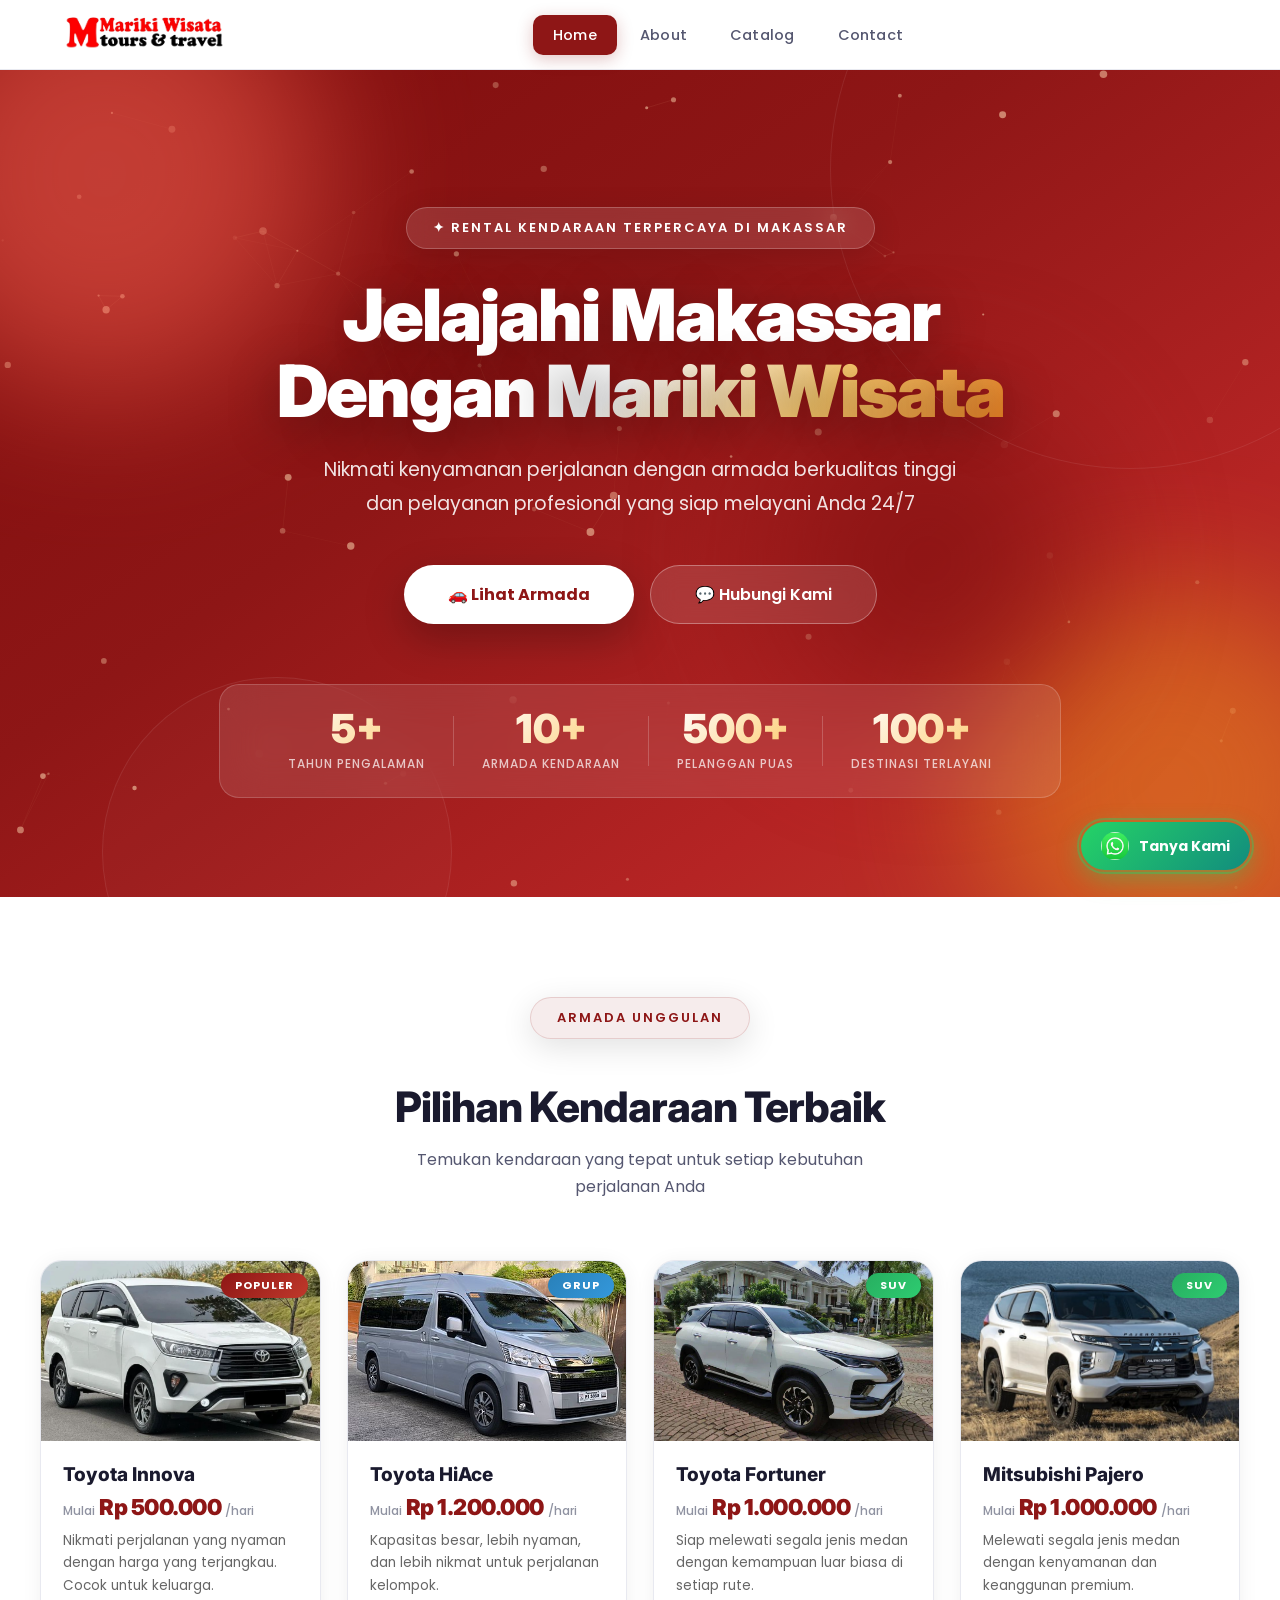
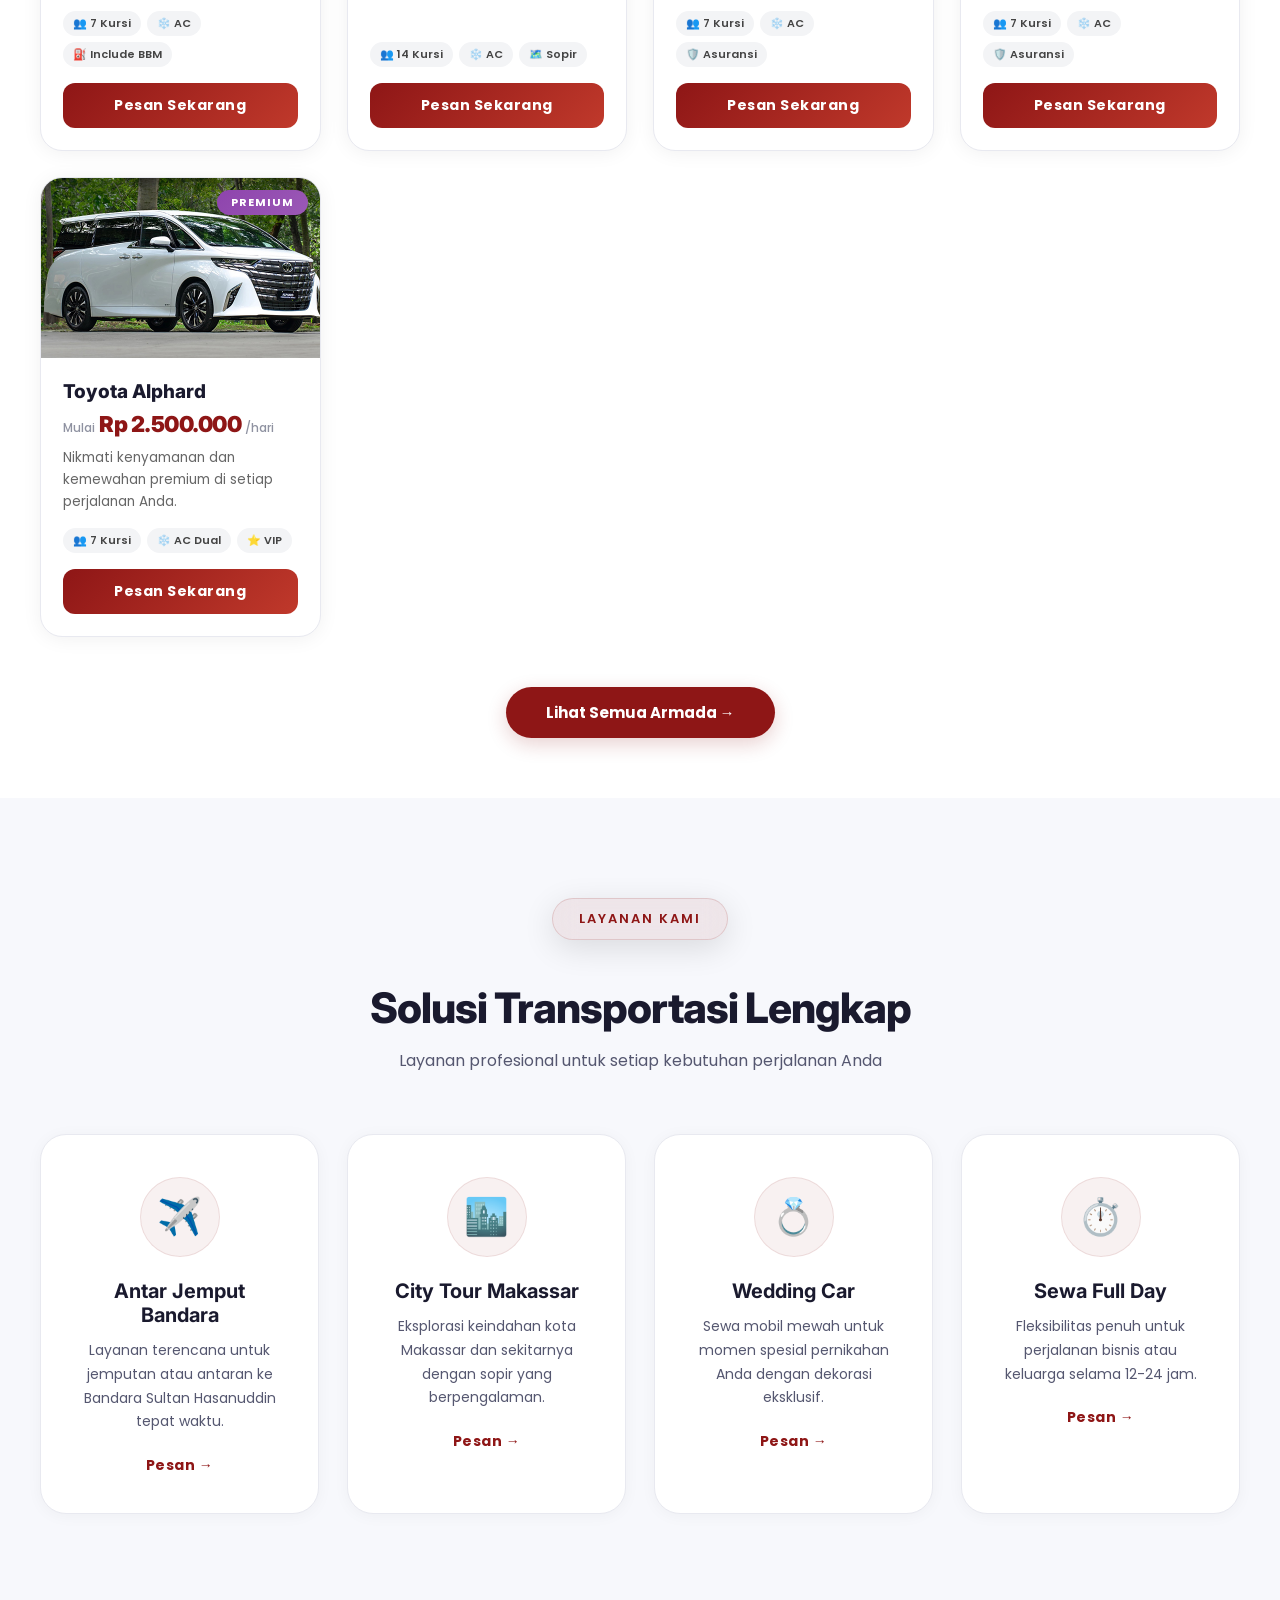
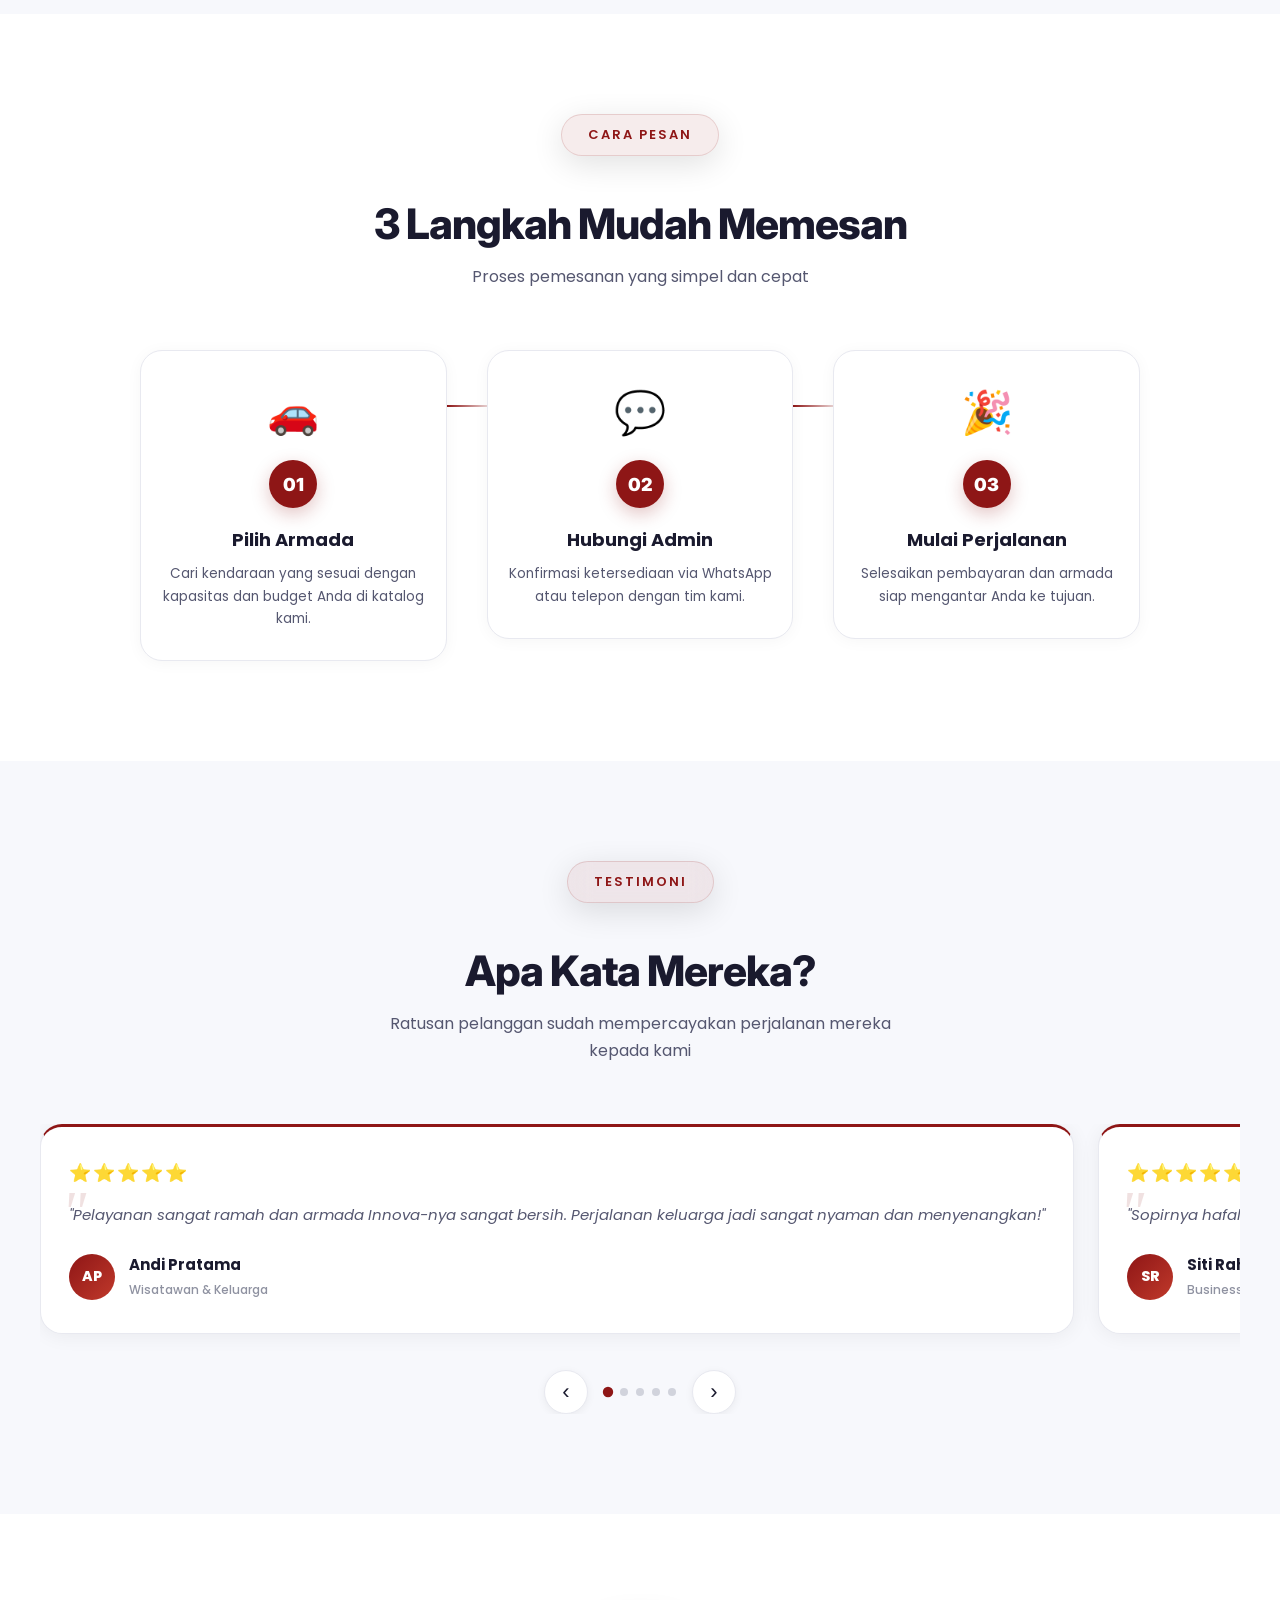
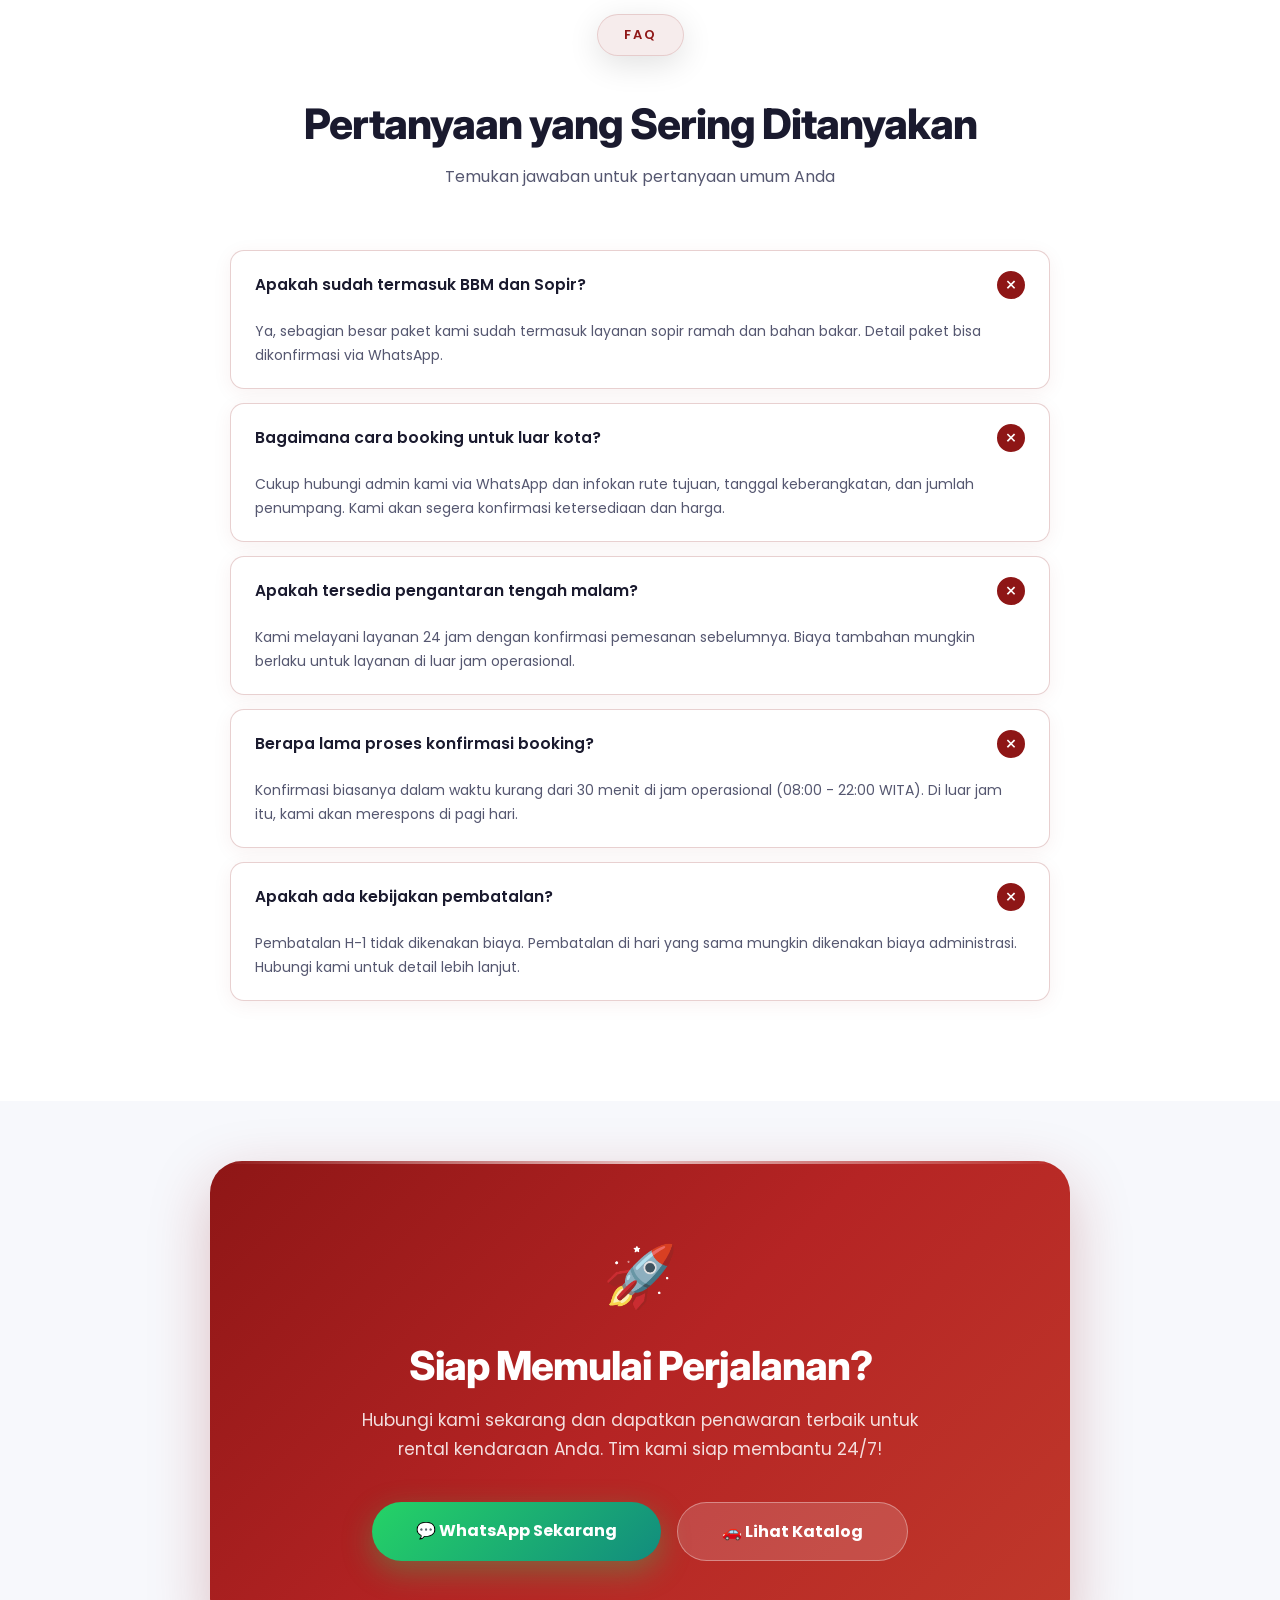
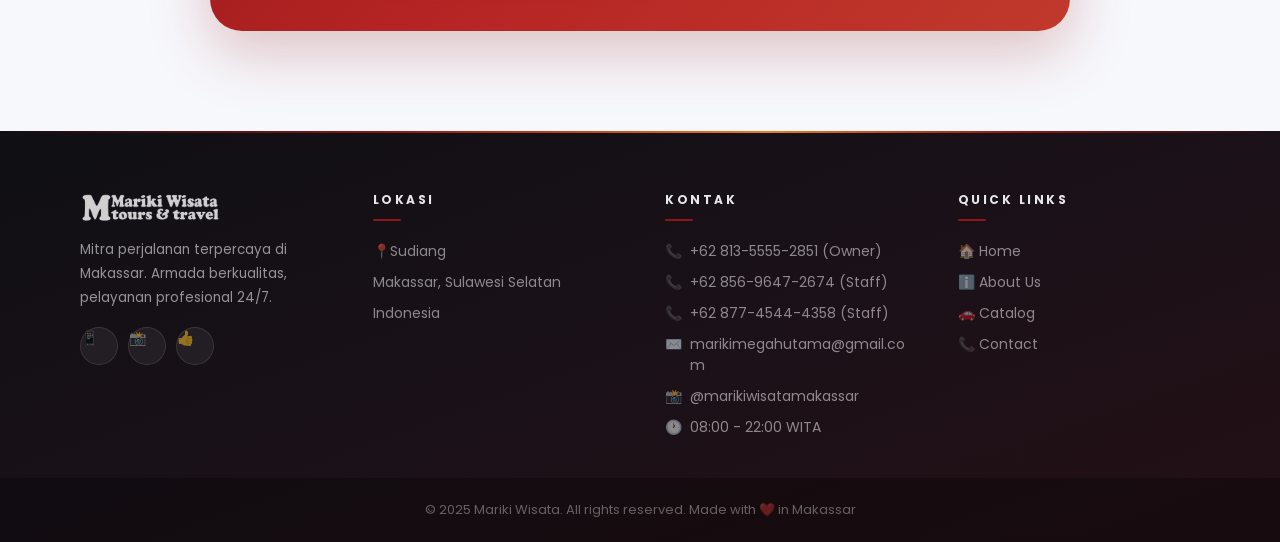
<file: index.html>
<!DOCTYPE html>
<html lang="id">

<head>
    <meta charset="UTF-8">
    <meta name="viewport" content="width=device-width, initial-scale=1.0">
    <title>Mariki Wisata - Rental Kendaraan Premium Makassar</title>
    <meta name="description"
        content="Mariki Wisata - Jasa rental kendaraan terpercaya di Makassar. Nikmati perjalanan nyaman dengan armada berkualitas.">
    <link rel="stylesheet" href="premium.css">
    <link rel="stylesheet" href="style.css">
    <link
        href="https://fonts.googleapis.com/css2?family=Inter:wght@300;400;500;600;700;800;900&family=Poppins:wght@300;400;500;600;700;800&display=swap"
        rel="stylesheet">
    <link rel="shortcut icon" type="image/png" href="logo.png">
</head>

<body>
    <!-- Scroll Progress -->
    <div id="scroll-progress"></div>

    <!-- Preloader -->
    <div id="preloader">
        <img src="LOGO MARIKI 2_PNG.png" alt="Mariki Wisata" class="preloader-logo">
        <div class="preloader-spinner"></div>
        <div class="preloader-text">Memuat...</div>
    </div>

    <!-- Navbar -->
    <nav id="main-nav">
        <div class="nav-logo">
            <img src="LOGO MARIKI 2_PNG.png" alt="Mariki Wisata" width="160px">
        </div>
        <button class="hamburger" id="hamburger" aria-label="Menu">
            <span></span><span></span><span></span>
        </button>
        <ul id="nav-menu">
            <li><a href="index.html" class="active">Home</a></li>
            <li><a href="about.html">About</a></li>
            <li><a href="catalog.html">Catalog</a></li>
            <li><a href="contact.html">Contact</a></li>
        </ul>

    </nav>

    <!-- Hero Section -->
    <section class="hero-section">
        <canvas id="particles-canvas"></canvas>
        <div class="hero-decorative-elements">
            <div class="blob blob-1"></div>
            <div class="blob blob-2"></div>
            <div class="blob blob-3"></div>
            <div class="shape shape-1"></div>
            <div class="shape shape-2"></div>
        </div>
        <div class="hero-text">
            <span class="hero-badge">✦ Rental Kendaraan Terpercaya di Makassar</span>
            <h1>Jelajahi Makassar<br>Dengan <span class="highlight">Mariki Wisata</span></h1>
            <p>Nikmati kenyamanan perjalanan dengan armada berkualitas tinggi dan pelayanan profesional yang siap
                melayani Anda 24/7</p>
            <div class="hero-buttons">
                <a href="catalog.html" class="btn-primary">
                    <span>🚗 Lihat Armada</span>
                </a>
                <a href="contact.html" class="btn-secondary">
                    <span>💬 Hubungi Kami</span>
                </a>
            </div>
        </div>
        <!-- Hero Stats -->
        <div class="hero-stats">
            <div class="hero-stat-item">
                <div class="hero-stat-num" data-target="5">0</div>
                <div class="hero-stat-label">Tahun Pengalaman</div>
            </div>
            <div class="hero-stat-divider"></div>
            <div class="hero-stat-item">
                <div class="hero-stat-num" data-target="10">0</div>
                <div class="hero-stat-label">Armada Kendaraan</div>
            </div>
            <div class="hero-stat-divider"></div>
            <div class="hero-stat-item">
                <div class="hero-stat-num" data-target="500">0</div>
                <div class="hero-stat-label">Pelanggan Puas</div>
            </div>
            <div class="hero-stat-divider"></div>
            <div class="hero-stat-item">
                <div class="hero-stat-num" data-target="100">0</div>
                <div class="hero-stat-label">Destinasi Terlayani</div>
            </div>
        </div>
    </section>

    <!-- Featured Fleet -->
    <section class="fleet-section">
        <div class="section-header">
            <span class="section-badge">Armada Unggulan</span>
            <h2>Pilihan Kendaraan Terbaik</h2>
            <p>Temukan kendaraan yang tepat untuk setiap kebutuhan perjalanan Anda</p>
        </div>
        <div class="card-container">
            <div class="card reveal">
                <div class="card-image">
                    <img src="Jepretan-Layar-2024-08-02-pukul-13.40.47-1030x609.png" alt="Innova">
                    <span class="card-tag">Populer</span>
                </div>
                <div class="card-content">
                    <div class="card-tittle">Toyota Innova</div>
                    <div class="card-price"><span class="price-label">Mulai</span> <span class="price-value">Rp 500.000</span><span class="price-unit">/hari</span></div>
                    <div class="card-description">Nikmati perjalanan yang nyaman dengan harga yang terjangkau. Cocok
                        untuk keluarga.</div>
                    <div class="card-features">
                        <span>👥 7 Kursi</span>
                        <span>❄️ AC</span>
                        <span>⛽ Include BBM</span>
                    </div>
                    <a href="contact.html" class="card-btn">Pesan Sekarang</a>
                </div>
            </div>
            <div class="card reveal">
                <div class="card-image">
                    <img src="hiace.jpg" alt="Hiace">
                    <span class="card-tag tag-group">Grup</span>
                </div>
                <div class="card-content">
                    <div class="card-tittle">Toyota HiAce</div>
                    <div class="card-price"><span class="price-label">Mulai</span> <span class="price-value">Rp 1.200.000</span><span class="price-unit">/hari</span></div>
                    <div class="card-description">Kapasitas besar, lebih nyaman, dan lebih nikmat untuk perjalanan
                        kelompok.</div>
                    <div class="card-features">
                        <span>👥 14 Kursi</span>
                        <span>❄️ AC</span>
                        <span>🗺️ Sopir</span>
                    </div>
                    <a href="contact.html" class="card-btn">Pesan Sekarang</a>
                </div>
            </div>
            <div class="card reveal">
                <div class="card-image">
                    <img src="fortuner.jpg" alt="Fortuner">
                    <span class="card-tag tag-suv">SUV</span>
                </div>
                <div class="card-content">
                    <div class="card-tittle">Toyota Fortuner</div>
                    <div class="card-price"><span class="price-label">Mulai</span> <span class="price-value">Rp 1.000.000</span><span class="price-unit">/hari</span></div>
                    <div class="card-description">Siap melewati segala jenis medan dengan kemampuan luar biasa di setiap
                        rute.</div>
                    <div class="card-features">
                        <span>👥 7 Kursi</span>
                        <span>❄️ AC</span>
                        <span>🛡️ Asuransi</span>
                    </div>
                    <a href="contact.html" class="card-btn">Pesan Sekarang</a>
                </div>
            </div>
            <div class="card reveal">
                <div class="card-image">
                    <img src="pajero.jpg" alt="Pajero">
                    <span class="card-tag tag-suv">SUV</span>
                </div>
                <div class="card-content">
                    <div class="card-tittle">Mitsubishi Pajero</div>
                    <div class="card-price"><span class="price-label">Mulai</span> <span class="price-value">Rp 1.000.000</span><span class="price-unit">/hari</span></div>
                    <div class="card-description">Melewati segala jenis medan dengan kenyamanan dan keanggunan premium.
                    </div>
                    <div class="card-features">
                        <span>👥 7 Kursi</span>
                        <span>❄️ AC</span>
                        <span>🛡️ Asuransi</span>
                    </div>
                    <a href="contact.html" class="card-btn">Pesan Sekarang</a>
                </div>
            </div>
            <div class="card reveal">
                <div class="card-image">
                    <img src="alphard.jpg" alt="Alphard">
                    <span class="card-tag tag-premium">Premium</span>
                </div>
                <div class="card-content">
                    <div class="card-tittle">Toyota Alphard</div>
                    <div class="card-price"><span class="price-label">Mulai</span> <span class="price-value">Rp 2.500.000</span><span class="price-unit">/hari</span></div>
                    <div class="card-description">Nikmati kenyamanan dan kemewahan premium di setiap perjalanan Anda.
                    </div>
                    <div class="card-features">
                        <span>👥 7 Kursi</span>
                        <span>❄️ AC Dual</span>
                        <span>⭐ VIP</span>
                    </div>
                    <a href="contact.html" class="card-btn">Pesan Sekarang</a>
                </div>
            </div>
        </div>
        <div class="section-cta">
            <a href="catalog.html" class="btn-see-all">Lihat Semua Armada →</a>
        </div>
    </section>

    <!-- Services Section -->
    <section class="services-section">
        <div class="section-header">
            <span class="section-badge">Layanan Kami</span>
            <h2>Solusi Transportasi Lengkap</h2>
            <p>Layanan profesional untuk setiap kebutuhan perjalanan Anda</p>
        </div>
        <div class="services-grid">
            <div class="service-card reveal">
                <div class="service-icon-wrap">
                    <div class="service-icon">✈️</div>
                </div>
                <h3>Antar Jemput Bandara</h3>
                <p>Layanan terencana untuk jemputan atau antaran ke Bandara Sultan Hasanuddin tepat waktu.</p>
                <a href="contact.html" class="service-link">Pesan →</a>
            </div>
            <div class="service-card reveal">
                <div class="service-icon-wrap">
                    <div class="service-icon">🏙️</div>
                </div>
                <h3>City Tour Makassar</h3>
                <p>Eksplorasi keindahan kota Makassar dan sekitarnya dengan sopir yang berpengalaman.</p>
                <a href="contact.html" class="service-link">Pesan →</a>
            </div>
            <div class="service-card reveal">
                <div class="service-icon-wrap">
                    <div class="service-icon">💍</div>
                </div>
                <h3>Wedding Car</h3>
                <p>Sewa mobil mewah untuk momen spesial pernikahan Anda dengan dekorasi eksklusif.</p>
                <a href="contact.html" class="service-link">Pesan →</a>
            </div>
            <div class="service-card reveal">
                <div class="service-icon-wrap">
                    <div class="service-icon">⏱️</div>
                </div>
                <h3>Sewa Full Day</h3>
                <p>Fleksibilitas penuh untuk perjalanan bisnis atau keluarga selama 12-24 jam.</p>
                <a href="contact.html" class="service-link">Pesan →</a>
            </div>
        </div>
    </section>

    <!-- Booking Process Section -->
    <section class="steps-section">
        <div class="section-header">
            <span class="section-badge">Cara Pesan</span>
            <h2>3 Langkah Mudah Memesan</h2>
            <p>Proses pemesanan yang simpel dan cepat</p>
        </div>
        <div class="steps-container">
            <div class="step-item reveal">
                <div class="step-icon">🚗</div>
                <div class="step-number">01</div>
                <h3>Pilih Armada</h3>
                <p>Cari kendaraan yang sesuai dengan kapasitas dan budget Anda di katalog kami.</p>
            </div>
            <div class="step-connector"></div>
            <div class="step-item reveal">
                <div class="step-icon">💬</div>
                <div class="step-number">02</div>
                <h3>Hubungi Admin</h3>
                <p>Konfirmasi ketersediaan via WhatsApp atau telepon dengan tim kami.</p>
            </div>
            <div class="step-connector"></div>
            <div class="step-item reveal">
                <div class="step-icon">🎉</div>
                <div class="step-number">03</div>
                <h3>Mulai Perjalanan</h3>
                <p>Selesaikan pembayaran dan armada siap mengantar Anda ke tujuan.</p>
            </div>
        </div>
    </section>

    <!-- Testimonials Section with Carousel -->
    <section class="testimonials-section">
        <div class="section-header">
            <span class="section-badge">Testimoni</span>
            <h2>Apa Kata Mereka?</h2>
            <p>Ratusan pelanggan sudah mempercayakan perjalanan mereka kepada kami</p>
        </div>
        <div class="testimonial-carousel-wrapper">
            <div class="testimonial-carousel" id="testimonialCarousel">
                <div class="testimonial-card">
                    <div class="stars">⭐⭐⭐⭐⭐</div>
                    <p class="testimonial-text">"Pelayanan sangat ramah dan armada Innova-nya sangat bersih. Perjalanan
                        keluarga jadi sangat nyaman dan menyenangkan!"</p>
                    <div class="testimonial-author">
                        <div class="author-avatar">AP</div>
                        <div class="author-info">
                            <strong>Andi Pratama</strong>
                            <span>Wisatawan & Keluarga</span>
                        </div>
                    </div>
                </div>
                <div class="testimonial-card">
                    <div class="stars">⭐⭐⭐⭐⭐</div>
                    <p class="testimonial-text">"Sopirnya hafal jalan tikus, jadi terhindar dari macet. Sangat
                        profesional untuk urusan bisnis. Highly recommended!"</p>
                    <div class="testimonial-author">
                        <div class="author-avatar">SR</div>
                        <div class="author-info">
                            <strong>Siti Rahma</strong>
                            <span>Business Traveler</span>
                        </div>
                    </div>
                </div>
                <div class="testimonial-card">
                    <div class="stars">⭐⭐⭐⭐⭐</div>
                    <p class="testimonial-text">"Harga transparan dan tidak ada biaya tersembunyi. Mariki Wisata memang
                        terbaik di Makassar! Sudah 3x pakai."</p>
                    <div class="testimonial-author">
                        <div class="author-avatar">BS</div>
                        <div class="author-info">
                            <strong>Budi Santoso</strong>
                            <span>Pelanggan Setia</span>
                        </div>
                    </div>
                </div>
                <div class="testimonial-card">
                    <div class="stars">⭐⭐⭐⭐⭐</div>
                    <p class="testimonial-text">"Alphard-nya mewah banget! Cocok untuk acara pernikahan kami. Dekorasi
                        juga disediakan. Top service!"</p>
                    <div class="testimonial-author">
                        <div class="author-avatar">DW</div>
                        <div class="author-info">
                            <strong>Dewi Wulandari</strong>
                            <span>Pengantin Bahagia</span>
                        </div>
                    </div>
                </div>
                <div class="testimonial-card">
                    <div class="stars">⭐⭐⭐⭐⭐</div>
                    <p class="testimonial-text">"Antar jemput bandara tepat waktu walau penerbangan delay. Responsif dan
                        profesional. Terimakasih Mariki!"</p>
                    <div class="testimonial-author">
                        <div class="author-avatar">RF</div>
                        <div class="author-info">
                            <strong>Rizal Fauzi</strong>
                            <span>Frequent Traveler</span>
                        </div>
                    </div>
                </div>
            </div>
            <div class="carousel-controls">
                <button class="carousel-btn prev" id="carouselPrev">‹</button>
                <div class="carousel-dots" id="carouselDots"></div>
                <button class="carousel-btn next" id="carouselNext">›</button>
            </div>
        </div>
    </section>

    <!-- FAQ Section -->
    <section class="faq-section">
        <div class="section-header">
            <span class="section-badge">FAQ</span>
            <h2>Pertanyaan yang Sering Ditanyakan</h2>
            <p>Temukan jawaban untuk pertanyaan umum Anda</p>
        </div>
        <div class="faq-container">
            <div class="faq-item reveal">
                <div class="faq-question">
                    <span>Apakah sudah termasuk BBM dan Sopir?</span>
                    <div class="faq-icon">+</div>
                </div>
                <div class="faq-answer">Ya, sebagian besar paket kami sudah termasuk layanan sopir ramah dan bahan
                    bakar. Detail paket bisa dikonfirmasi via WhatsApp.</div>
            </div>
            <div class="faq-item reveal">
                <div class="faq-question">
                    <span>Bagaimana cara booking untuk luar kota?</span>
                    <div class="faq-icon">+</div>
                </div>
                <div class="faq-answer">Cukup hubungi admin kami via WhatsApp dan infokan rute tujuan, tanggal
                    keberangkatan, dan jumlah penumpang. Kami akan segera konfirmasi ketersediaan dan harga.</div>
            </div>
            <div class="faq-item reveal">
                <div class="faq-question">
                    <span>Apakah tersedia pengantaran tengah malam?</span>
                    <div class="faq-icon">+</div>
                </div>
                <div class="faq-answer">Kami melayani layanan 24 jam dengan konfirmasi pemesanan sebelumnya. Biaya
                    tambahan mungkin berlaku untuk layanan di luar jam operasional.</div>
            </div>
            <div class="faq-item reveal">
                <div class="faq-question">
                    <span>Berapa lama proses konfirmasi booking?</span>
                    <div class="faq-icon">+</div>
                </div>
                <div class="faq-answer">Konfirmasi biasanya dalam waktu kurang dari 30 menit di jam operasional (08:00 -
                    22:00 WITA). Di luar jam itu, kami akan merespons di pagi hari.</div>
            </div>
            <div class="faq-item reveal">
                <div class="faq-question">
                    <span>Apakah ada kebijakan pembatalan?</span>
                    <div class="faq-icon">+</div>
                </div>
                <div class="faq-answer">Pembatalan H-1 tidak dikenakan biaya. Pembatalan di hari yang sama mungkin
                    dikenakan biaya administrasi. Hubungi kami untuk detail lebih lanjut.</div>
            </div>
        </div>
    </section>

    <!-- CTA Section -->
    <section class="home-cta">
        <div class="cta-inner">
            <div class="cta-icon">🚀</div>
            <h2>Siap Memulai Perjalanan?</h2>
            <p>Hubungi kami sekarang dan dapatkan penawaran terbaik untuk rental kendaraan Anda. Tim kami siap membantu
                24/7!</p>
            <div class="cta-buttons">
                <a href="https://wa.me/6281355552851" class="cta-button cta-wa" target="_blank">
                    💬 WhatsApp Sekarang
                </a>
                <a href="catalog.html" class="cta-button cta-outline">
                    🚗 Lihat Katalog
                </a>
            </div>
        </div>
    </section>

    <!-- Footer -->
    <footer class="foot">
        <div class="footer-container">
            <div class="footer-section footer-brand-section">
                <div class="footer-brand">
                    <img src="LOGO MARIKI 2_PNG.png" alt="Mariki Wisata">
                    <p>Mitra perjalanan terpercaya di Makassar. Armada berkualitas, pelayanan profesional 24/7.</p>
                    <div class="footer-social">
                        <a href="https://wa.me/6281355552851" target="_blank" title="WhatsApp">📱</a>
                        <a href="https://www.instagram.com/marikiwisatamakassar/" target="_blank"
                            title="Instagram">📸</a>
                        <a href="#" title="Facebook">👍</a>
                    </div>
                </div>
            </div>
            <div class="footer-section">
                <h4>Lokasi</h4>
                <ul>
                    <li>📍Sudiang</li>
                    <li>Makassar, Sulawesi Selatan</li>
                    <li>Indonesia</li>
                </ul>
            </div>
            <div class="footer-section">
                <h4>Kontak</h4>
                <ul>
                    <li style="display: flex; gap: 8px;"><span style="flex-shrink: 0;">📞</span> <span>+62 813-5555-2851 (Owner)</span></li>
                    <li style="display: flex; gap: 8px;"><span style="flex-shrink: 0;">📞</span> <span>+62 856-9647-2674 (Staff)</span></li>
                    <li style="display: flex; gap: 8px;"><span style="flex-shrink: 0;">📞</span> <span>+62 877-4544-4358 (Staff)</span></li>
                    <li style="display: flex; gap: 8px;"><span style="flex-shrink: 0;">✉️</span> <span style="word-break: break-all;">marikimegahutama@gmail.com</span></li>
                    <li style="display: flex; gap: 8px;"><span style="flex-shrink: 0;">📸</span> <span>@marikiwisatamakassar</span></li>
                    <li style="display: flex; gap: 8px;"><span style="flex-shrink: 0;">🕐</span> <span>08:00 - 22:00 WITA</span></li>
                </ul>
            </div>
            <div class="footer-section">
                <h4>Quick Links</h4>
                <ul>
                    <li><a href="index.html">🏠 Home</a></li>
                    <li><a href="about.html">ℹ️ About Us</a></li>
                    <li><a href="catalog.html">🚗 Catalog</a></li>
                    <li><a href="contact.html">📞 Contact</a></li>
                </ul>
            </div>
        </div>
        <div class="footer-bottom">
            <p>© 2025 Mariki Wisata. All rights reserved. Made with ❤️ in Makassar</p>
        </div>
    </footer>

    <!-- Floating WhatsApp Button -->
    <a href="https://wa.me/6281355552851" class="floating-whatsapp" target="_blank">
        <img src="logo wa.jpg" alt="WhatsApp Support">
        <span>Tanya Kami</span>
    </a>

    <!-- Back to Top -->
    <button id="back-to-top" title="Kembali ke atas">↑</button>

    <script>
        // ====== PRELOADER ======
        window.addEventListener('load', () => {
            setTimeout(() => {
                document.getElementById('preloader').classList.add('hidden');
            }, 1200);
        });

        // ====== SCROLL PROGRESS ======
        window.addEventListener('scroll', () => {
            const scrollTop = document.documentElement.scrollTop;
            const scrollHeight = document.documentElement.scrollHeight - document.documentElement.clientHeight;
            const progress = (scrollTop / scrollHeight) * 100;
            document.getElementById('scroll-progress').style.width = progress + '%';

            // Back to top visibility
            const btn = document.getElementById('back-to-top');
            if (scrollTop > 400) btn.classList.add('visible');
            else btn.classList.remove('visible');

            // Navbar scroll style
            const nav = document.getElementById('main-nav');
            if (scrollTop > 50) nav.classList.add('scrolled');
            else nav.classList.remove('scrolled');
        });

        // ====== BACK TO TOP ======
        document.getElementById('back-to-top').addEventListener('click', () => {
            window.scrollTo({ top: 0, behavior: 'smooth' });
        });




        // ====== HAMBURGER MENU ======
        const hamburger = document.getElementById('hamburger');
        const navMenu = document.getElementById('nav-menu');
        hamburger.addEventListener('click', () => {
            hamburger.classList.toggle('active');
            navMenu.classList.toggle('open');
        });
        navMenu.querySelectorAll('a').forEach(a => {
            a.addEventListener('click', () => {
                hamburger.classList.remove('active');
                navMenu.classList.remove('open');
            });
        });

        // ====== REVEAL ANIMATIONS ======
        const revealObserver = new IntersectionObserver((entries) => {
            entries.forEach((entry, i) => {
                if (entry.isIntersecting) {
                    setTimeout(() => entry.target.classList.add('active'), i * 80);
                }
            });
        }, { threshold: 0.1 });
        document.querySelectorAll('.reveal').forEach(el => revealObserver.observe(el));

        // ====== ANIMATED STATS COUNTER ======
        function animateCounter(el) {
            const target = parseInt(el.dataset.target);
            const suffix = el.dataset.suffix || '+';
            const duration = 2000;
            const step = target / (duration / 16);
            let current = 0;
            const timer = setInterval(() => {
                current += step;
                if (current >= target) {
                    current = target;
                    clearInterval(timer);
                }
                el.textContent = Math.floor(current) + suffix;
            }, 16);
        }

        const statsObserver = new IntersectionObserver((entries) => {
            entries.forEach(entry => {
                if (entry.isIntersecting) {
                    entry.target.querySelectorAll('.hero-stat-num').forEach(el => animateCounter(el));
                    statsObserver.unobserve(entry.target);
                }
            });
        }, { threshold: 0.5 });
        const heroStats = document.querySelector('.hero-stats');
        if (heroStats) statsObserver.observe(heroStats);

        // ====== TESTIMONIAL CAROUSEL ======
        const carousel = document.getElementById('testimonialCarousel');
        const cards = carousel.querySelectorAll('.testimonial-card');
        const dotsContainer = document.getElementById('carouselDots');
        let currentIdx = 0;
        let autoSlideTimer;
        let visibleCount = window.innerWidth <= 640 ? 1 : window.innerWidth <= 900 ? 2 : 3;

        window.addEventListener('resize', () => {
            const newCount = window.innerWidth <= 640 ? 1 : window.innerWidth <= 900 ? 2 : 3;
            if (newCount !== visibleCount) {
                visibleCount = newCount;
                goToSlide(currentIdx);
            }
        });

        cards.forEach((_, i) => {
            const dot = document.createElement('div');
            dot.className = 'carousel-dot' + (i === 0 ? ' active' : '');
            dot.addEventListener('click', () => goToSlide(i));
            dotsContainer.appendChild(dot);
        });

        function updateCarousel() {
            const offset = currentIdx * (100 / visibleCount);
            carousel.style.transform = `translateX(-${offset}%)`;
            dotsContainer.querySelectorAll('.carousel-dot').forEach((d, i) => {
                d.classList.toggle('active', i === currentIdx);
            });
        }

        function goToSlide(idx) {
            currentIdx = Math.max(0, Math.min(idx, cards.length - visibleCount));
            updateCarousel();
            resetAutoSlide();
        }

        function nextSlide() {
            currentIdx = (currentIdx + 1) % (cards.length - visibleCount + 1);
            updateCarousel();
        }

        function resetAutoSlide() {
            clearInterval(autoSlideTimer);
            autoSlideTimer = setInterval(nextSlide, 4000);
        }

        document.getElementById('carouselPrev').addEventListener('click', () => {
            currentIdx = (currentIdx - 1 + cards.length) % cards.length;
            goToSlide(currentIdx);
        });
        document.getElementById('carouselNext').addEventListener('click', () => nextSlide());
        resetAutoSlide();

        // ====== FAQ ACCORDION ======
        document.querySelectorAll('.faq-item').forEach(item => {
            item.querySelector('.faq-question').addEventListener('click', () => {
                const isActive = item.classList.contains('active');
                document.querySelectorAll('.faq-item').forEach(i => {
                    i.classList.remove('active');
                    i.querySelector('.faq-icon').textContent = '+';
                });
                if (!isActive) {
                    item.classList.add('active');
                    item.querySelector('.faq-icon').textContent = '−';
                }
            });
        });

        // ====== PARTICLE CANVAS ======
        const canvas = document.getElementById('particles-canvas');
        const ctx = canvas.getContext('2d');
        let particles = [];

        function resizeCanvas() {
            canvas.width = canvas.offsetWidth;
            canvas.height = canvas.offsetHeight;
        }
        resizeCanvas();
        window.addEventListener('resize', resizeCanvas);

        class Particle {
            constructor() { this.reset(); }
            reset() {
                this.x = Math.random() * canvas.width;
                this.y = Math.random() * canvas.height;
                this.size = Math.random() * 3 + 1;
                this.speedX = (Math.random() - 0.5) * 0.6;
                this.speedY = (Math.random() - 0.5) * 0.6;
                this.opacity = Math.random() * 0.5 + 0.1;
            }
            update() {
                this.x += this.speedX;
                this.y += this.speedY;
                if (this.x < 0 || this.x > canvas.width || this.y < 0 || this.y > canvas.height) this.reset();
            }
            draw() {
                ctx.beginPath();
                ctx.arc(this.x, this.y, this.size, 0, Math.PI * 2);
                ctx.fillStyle = `rgba(255, 220, 180, ${this.opacity})`;
                ctx.fill();
            }
        }

        for (let i = 0; i < 80; i++) particles.push(new Particle());

        function animateParticles() {
            ctx.clearRect(0, 0, canvas.width, canvas.height);
            particles.forEach(p => { p.update(); p.draw(); });
            // Draw connections
            for (let i = 0; i < particles.length; i++) {
                for (let j = i + 1; j < particles.length; j++) {
                    const dx = particles[i].x - particles[j].x;
                    const dy = particles[i].y - particles[j].y;
                    const dist = Math.sqrt(dx * dx + dy * dy);
                    if (dist < 100) {
                        ctx.beginPath();
                        ctx.strokeStyle = `rgba(255, 200, 150, ${0.15 * (1 - dist / 100)})`;
                        ctx.lineWidth = 0.8;
                        ctx.moveTo(particles[i].x, particles[i].y);
                        ctx.lineTo(particles[j].x, particles[j].y);
                        ctx.stroke();
                    }
                }
            }
            requestAnimationFrame(animateParticles);
        }
        animateParticles();
    </script>
</body>

</html>
</file>
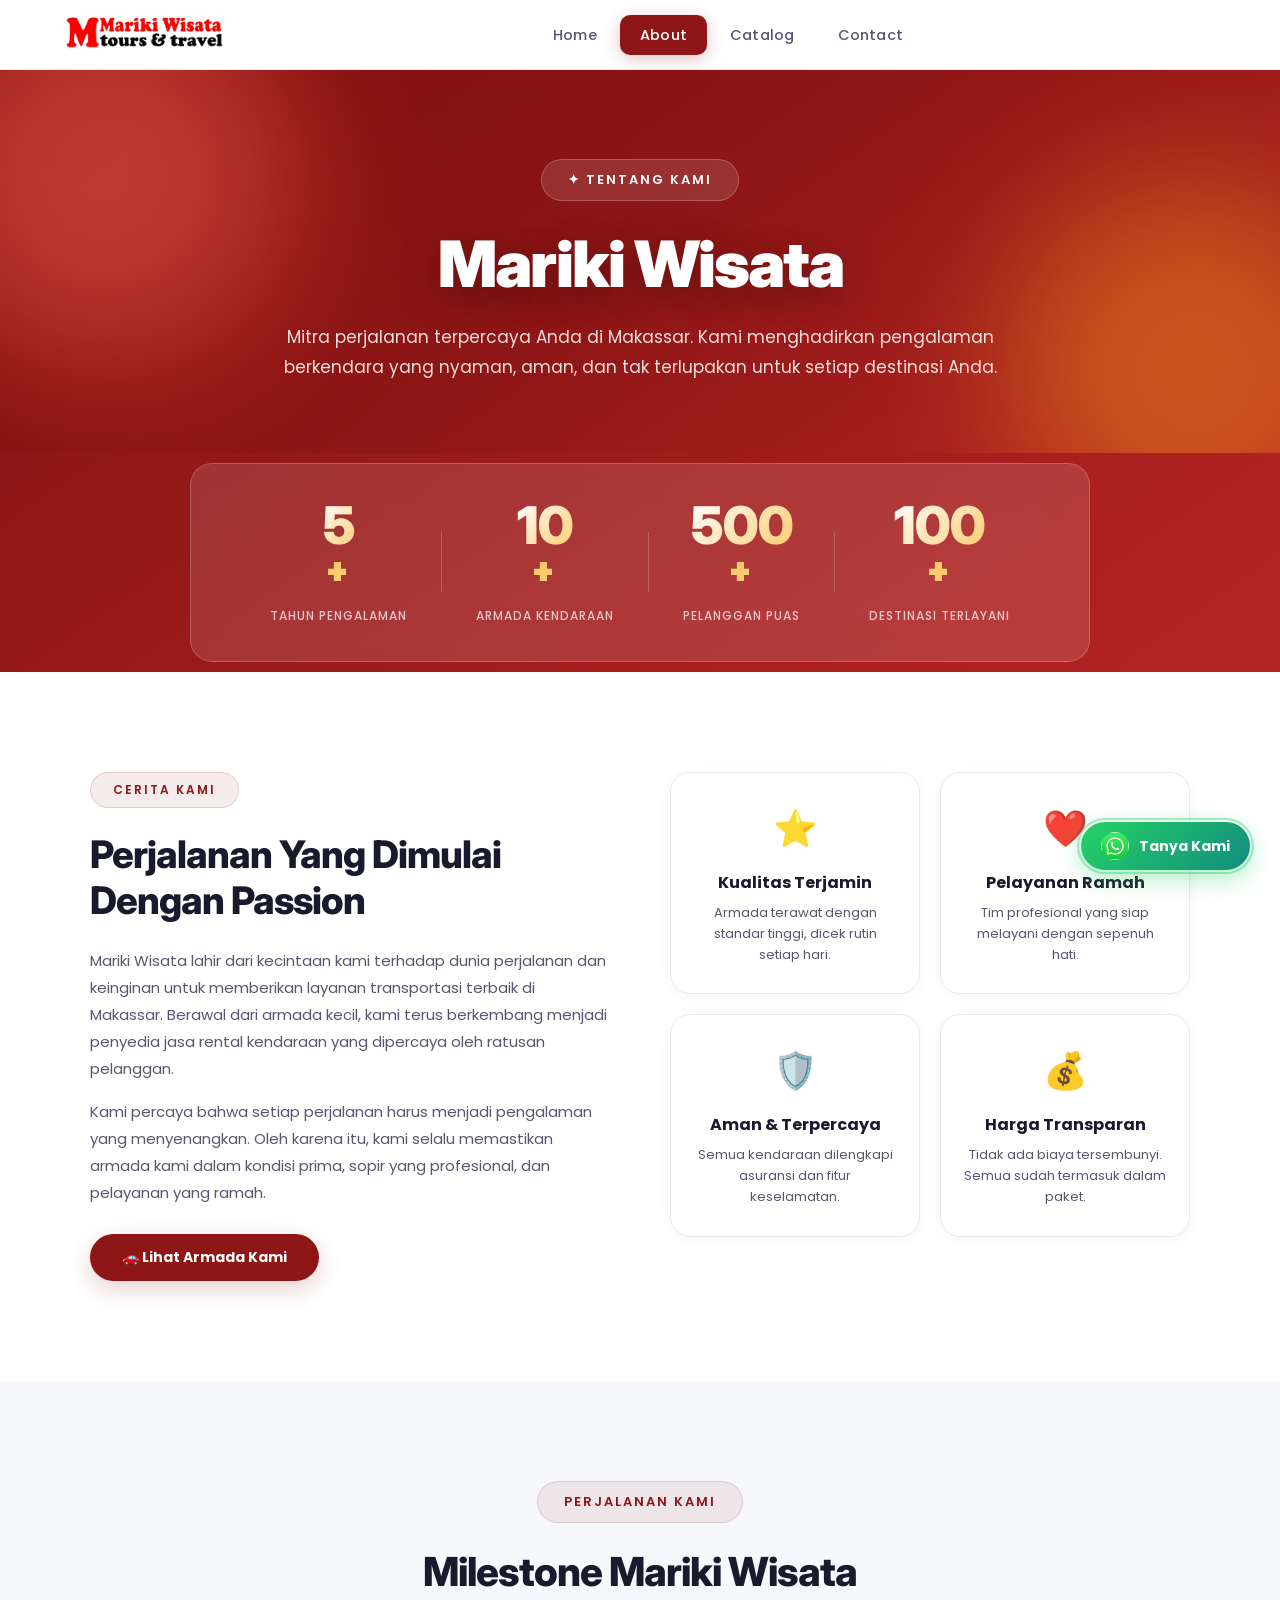
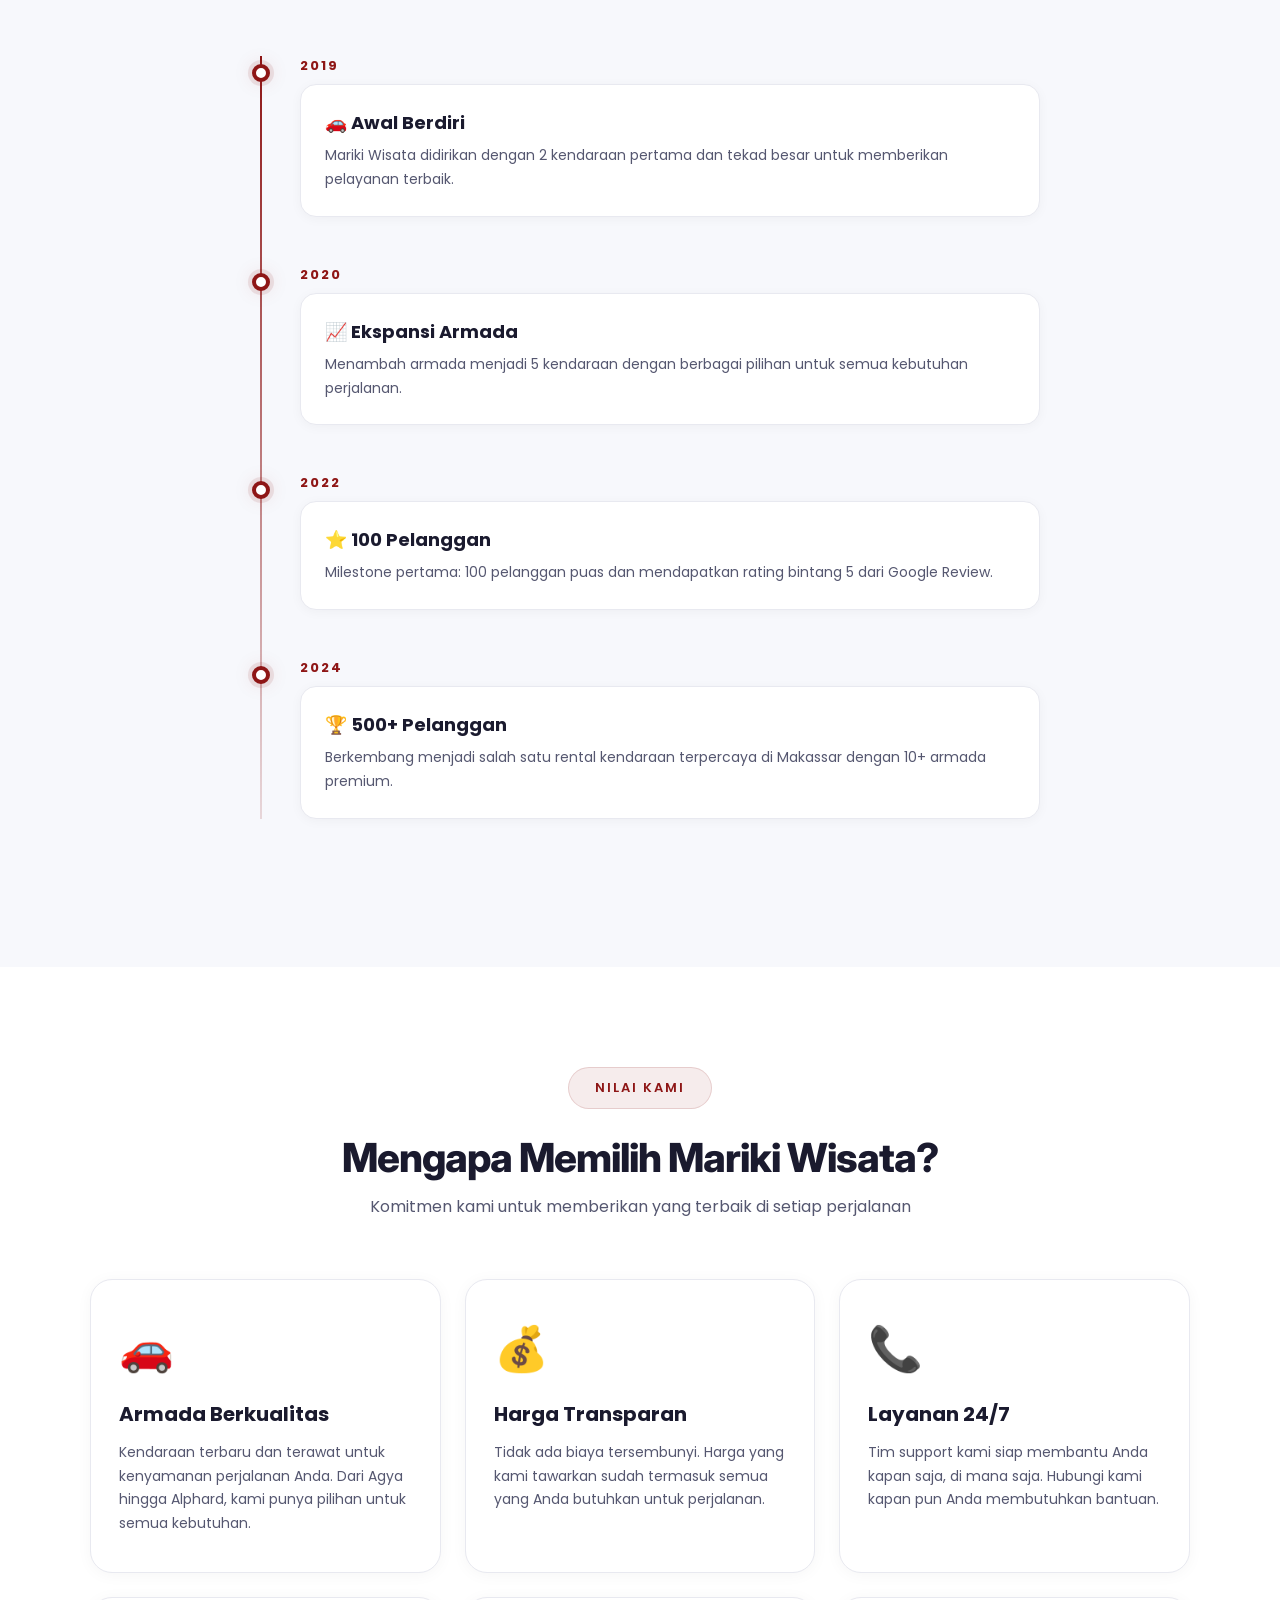
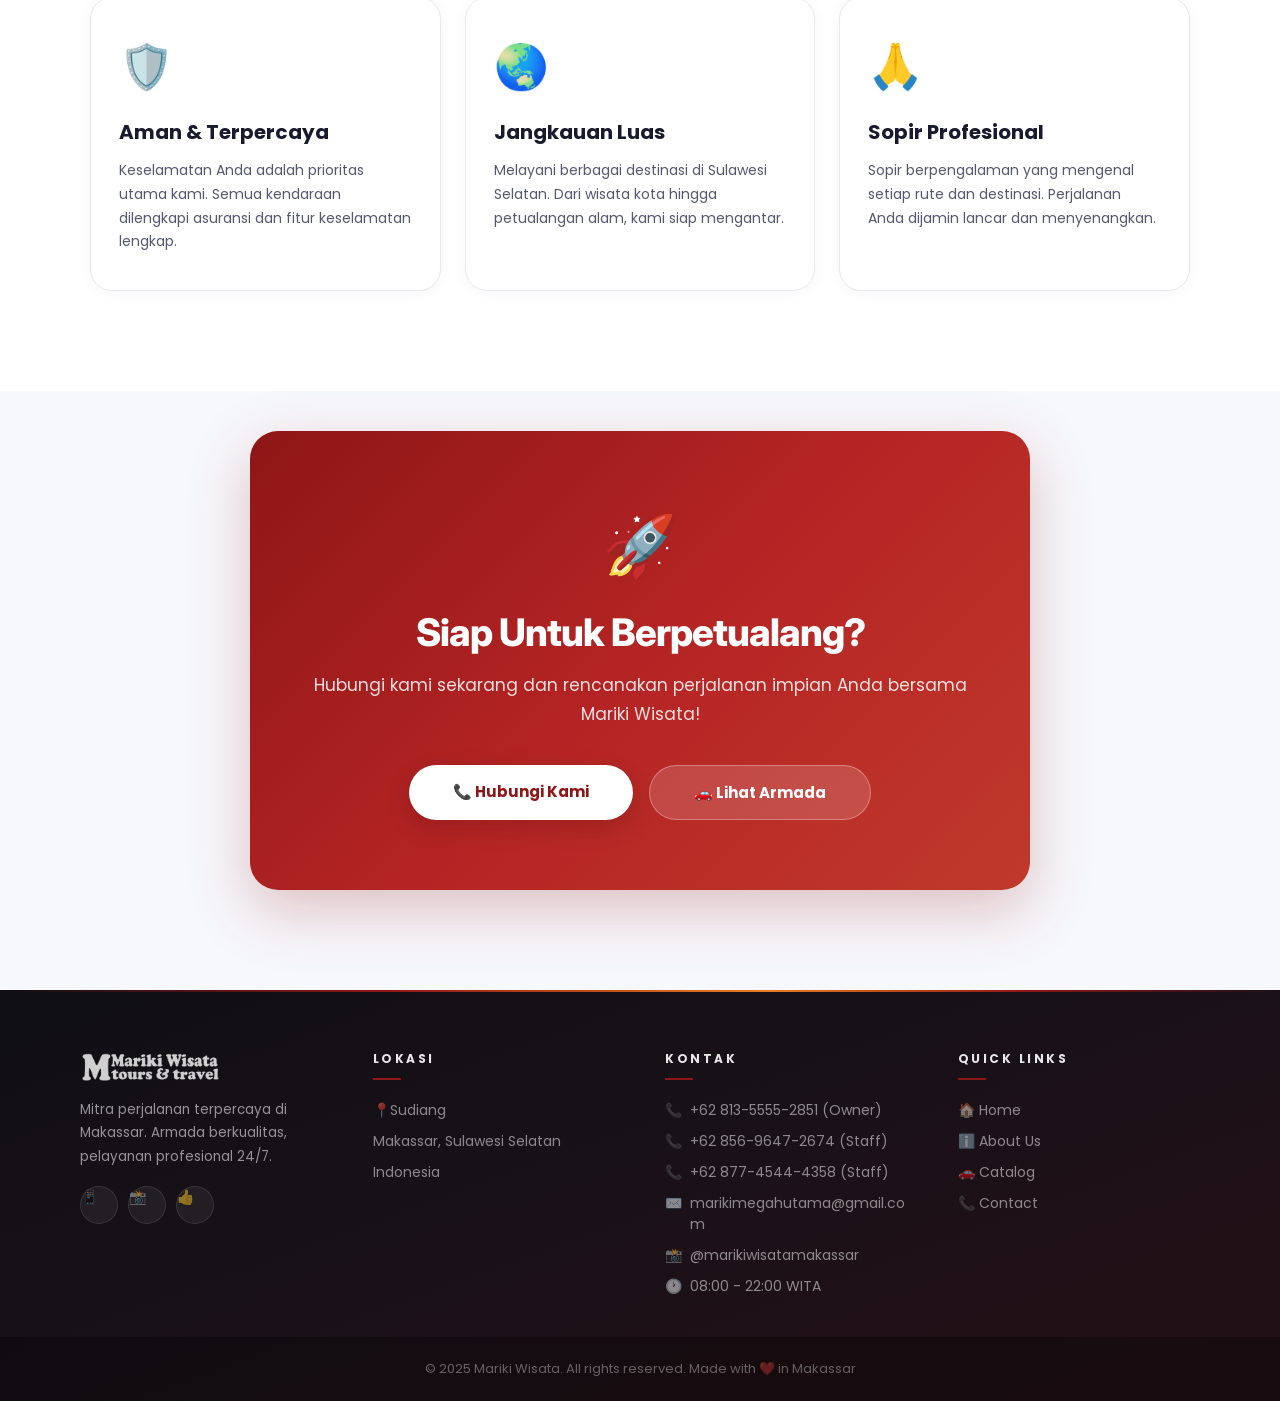
<file: about.html>
<!DOCTYPE html>
<html lang="id">

<head>
    <meta charset="UTF-8">
    <meta name="viewport" content="width=device-width, initial-scale=1.0">
    <title>Mariki Wisata - Tentang Kami</title>
    <meta name="description" content="Mengenal Mariki Wisata, mitra perjalanan terpercaya di Makassar sejak 2019.">
    <link rel="stylesheet" href="premium.css">
    <link rel="stylesheet" href="about.css">
    <link
        href="https://fonts.googleapis.com/css2?family=Inter:wght@300;400;500;600;700;800;900&family=Poppins:wght@300;400;500;600;700;800&display=swap"
        rel="stylesheet">
    <link rel="shortcut icon" type="image/png" href="logo.png">
</head>

<body>
    <!-- Scroll Progress -->
    <div id="scroll-progress"></div>

    <!-- Preloader -->
    <div id="preloader">
        <img src="LOGO MARIKI 2_PNG.png" alt="Mariki Wisata" class="preloader-logo">
        <div class="preloader-spinner"></div>
        <div class="preloader-text">Memuat...</div>
    </div>

    <!-- Navbar -->
    <nav id="main-nav">
        <div class="nav-logo">
            <img src="LOGO MARIKI 2_PNG.png" alt="Mariki Wisata" width="160px">
        </div>
        <button class="hamburger" id="hamburger" aria-label="Menu">
            <span></span><span></span><span></span>
        </button>
        <ul id="nav-menu">
            <li><a href="index.html">Home</a></li>
            <li><a href="about.html" class="active">About</a></li>
            <li><a href="catalog.html">Catalog</a></li>
            <li><a href="contact.html">Contact</a></li>
        </ul>

    </nav>

    <!-- Hero Section -->
    <section class="about-hero">
        <div class="about-hero-bg">
            <div class="blob blob-1"></div>
            <div class="blob blob-2"></div>
        </div>
        <div class="hero-content">
            <span class="hero-badge">✦ Tentang Kami</span>
            <h1>Mariki Wisata</h1>
            <p>Mitra perjalanan terpercaya Anda di Makassar. Kami menghadirkan pengalaman berkendara yang nyaman, aman,
                dan tak terlupakan untuk setiap destinasi Anda.</p>
        </div>
    </section>

    <!-- Stats Section -->
    <section class="stats-section">
        <div class="stats-container">
            <div class="stat-item">
                <div class="stat-number" data-target="5">0</div>
                <div class="stat-suffix">+</div>
                <div class="stat-label">Tahun Pengalaman</div>
            </div>
            <div class="stat-divider"></div>
            <div class="stat-item">
                <div class="stat-number" data-target="10">0</div>
                <div class="stat-suffix">+</div>
                <div class="stat-label">Armada Kendaraan</div>
            </div>
            <div class="stat-divider"></div>
            <div class="stat-item">
                <div class="stat-number" data-target="500">0</div>
                <div class="stat-suffix">+</div>
                <div class="stat-label">Pelanggan Puas</div>
            </div>
            <div class="stat-divider"></div>
            <div class="stat-item">
                <div class="stat-number" data-target="100">0</div>
                <div class="stat-suffix">+</div>
                <div class="stat-label">Destinasi Terlayani</div>
            </div>
        </div>
    </section>

    <!-- Story Section -->
    <section class="story-section">
        <div class="story-container">
            <div class="story-text reveal">
                <span class="section-badge">Cerita Kami</span>
                <h2>Perjalanan Yang Dimulai Dengan Passion</h2>
                <p>Mariki Wisata lahir dari kecintaan kami terhadap dunia perjalanan dan keinginan untuk memberikan
                    layanan transportasi terbaik di Makassar. Berawal dari armada kecil, kami terus berkembang menjadi
                    penyedia jasa rental kendaraan yang dipercaya oleh ratusan pelanggan.</p>
                <p>Kami percaya bahwa setiap perjalanan harus menjadi pengalaman yang menyenangkan. Oleh karena itu,
                    kami selalu memastikan armada kami dalam kondisi prima, sopir yang profesional, dan pelayanan yang
                    ramah.</p>
                <a href="catalog.html" class="story-cta">🚗 Lihat Armada Kami</a>
            </div>
            <div class="story-highlights reveal">
                <div class="highlight-card">
                    <div class="highlight-icon">⭐</div>
                    <h3>Kualitas Terjamin</h3>
                    <p>Armada terawat dengan standar tinggi, dicek rutin setiap hari.</p>
                </div>
                <div class="highlight-card">
                    <div class="highlight-icon">❤️</div>
                    <h3>Pelayanan Ramah</h3>
                    <p>Tim profesional yang siap melayani dengan sepenuh hati.</p>
                </div>
                <div class="highlight-card">
                    <div class="highlight-icon">🛡️</div>
                    <h3>Aman & Terpercaya</h3>
                    <p>Semua kendaraan dilengkapi asuransi dan fitur keselamatan.</p>
                </div>
                <div class="highlight-card">
                    <div class="highlight-icon">💰</div>
                    <h3>Harga Transparan</h3>
                    <p>Tidak ada biaya tersembunyi. Semua sudah termasuk dalam paket.</p>
                </div>
            </div>
        </div>
    </section>

    <!-- Timeline Section -->
    <section class="timeline-section">
        <div class="section-header">
            <span class="section-badge">Perjalanan Kami</span>
            <h2>Milestone Mariki Wisata</h2>
        </div>
        <div class="timeline">
            <div class="timeline-item reveal">
                <div class="timeline-dot"></div>
                <div class="timeline-year">2019</div>
                <div class="timeline-content">
                    <h3>🚗 Awal Berdiri</h3>
                    <p>Mariki Wisata didirikan dengan 2 kendaraan pertama dan tekad besar untuk memberikan pelayanan
                        terbaik.</p>
                </div>
            </div>
            <div class="timeline-item reveal">
                <div class="timeline-dot"></div>
                <div class="timeline-year">2020</div>
                <div class="timeline-content">
                    <h3>📈 Ekspansi Armada</h3>
                    <p>Menambah armada menjadi 5 kendaraan dengan berbagai pilihan untuk semua kebutuhan perjalanan.</p>
                </div>
            </div>
            <div class="timeline-item reveal">
                <div class="timeline-dot"></div>
                <div class="timeline-year">2022</div>
                <div class="timeline-content">
                    <h3>⭐ 100 Pelanggan</h3>
                    <p>Milestone pertama: 100 pelanggan puas dan mendapatkan rating bintang 5 dari Google Review.</p>
                </div>
            </div>
            <div class="timeline-item reveal">
                <div class="timeline-dot"></div>
                <div class="timeline-year">2024</div>
                <div class="timeline-content">
                    <h3>🏆 500+ Pelanggan</h3>
                    <p>Berkembang menjadi salah satu rental kendaraan terpercaya di Makassar dengan 10+ armada premium.
                    </p>
                </div>
            </div>
        </div>
    </section>

    <!-- Values Section -->
    <section class="values-section">
        <div class="values-header">
            <span class="section-badge">Nilai Kami</span>
            <h2>Mengapa Memilih Mariki Wisata?</h2>
            <p>Komitmen kami untuk memberikan yang terbaik di setiap perjalanan</p>
        </div>
        <div class="values-grid">
            <div class="value-card reveal">
                <div class="value-icon">🚗</div>
                <h3>Armada Berkualitas</h3>
                <p>Kendaraan terbaru dan terawat untuk kenyamanan perjalanan Anda. Dari Agya hingga Alphard, kami punya
                    pilihan untuk semua kebutuhan.</p>
            </div>
            <div class="value-card reveal">
                <div class="value-icon">💰</div>
                <h3>Harga Transparan</h3>
                <p>Tidak ada biaya tersembunyi. Harga yang kami tawarkan sudah termasuk semua yang Anda butuhkan untuk
                    perjalanan.</p>
            </div>
            <div class="value-card reveal">
                <div class="value-icon">📞</div>
                <h3>Layanan 24/7</h3>
                <p>Tim support kami siap membantu Anda kapan saja, di mana saja. Hubungi kami kapan pun Anda membutuhkan
                    bantuan.</p>
            </div>
            <div class="value-card reveal">
                <div class="value-icon">🛡️</div>
                <h3>Aman & Terpercaya</h3>
                <p>Keselamatan Anda adalah prioritas utama kami. Semua kendaraan dilengkapi asuransi dan fitur
                    keselamatan lengkap.</p>
            </div>
            <div class="value-card reveal">
                <div class="value-icon">🌏</div>
                <h3>Jangkauan Luas</h3>
                <p>Melayani berbagai destinasi di Sulawesi Selatan. Dari wisata kota hingga petualangan alam, kami siap
                    mengantar.</p>
            </div>
            <div class="value-card reveal">
                <div class="value-icon">🙏</div>
                <h3>Sopir Profesional</h3>
                <p>Sopir berpengalaman yang mengenal setiap rute dan destinasi. Perjalanan Anda dijamin lancar dan
                    menyenangkan.</p>
            </div>
        </div>
    </section>

    <!-- CTA Section -->
    <section class="cta-section">
        <div class="cta-content">
            <div class="cta-emoji">🚀</div>
            <h2>Siap Untuk Berpetualang?</h2>
            <p>Hubungi kami sekarang dan rencanakan perjalanan impian Anda bersama Mariki Wisata!</p>
            <div class="cta-buttons">
                <a href="contact.html" class="cta-button">📞 Hubungi Kami</a>
                <a href="catalog.html" class="cta-button cta-outline">🚗 Lihat Armada</a>
            </div>
        </div>
    </section>

    <!-- Footer -->
    <footer class="foot">
        <div class="footer-container">
            <div class="footer-section footer-brand-section">
                <div class="footer-brand">
                    <img src="LOGO MARIKI 2_PNG.png" alt="Mariki Wisata">
                    <p>Mitra perjalanan terpercaya di Makassar. Armada berkualitas, pelayanan profesional 24/7.</p>
                    <div class="footer-social">
                        <a href="https://wa.me/6281355552851" target="_blank" title="WhatsApp">📱</a>
                        <a href="https://www.instagram.com/marikiwisatamakassar/" target="_blank"
                            title="Instagram">📸</a>
                        <a href="#" title="Facebook">👍</a>
                    </div>
                </div>
            </div>
            <div class="footer-section">
                <h4>Lokasi</h4>
                <ul>
                    <li>📍Sudiang</li>
                    <li>Makassar, Sulawesi Selatan</li>
                    <li>Indonesia</li>
                </ul>
            </div>
            <div class="footer-section">
                <h4>Kontak</h4>
                <ul>
                    <li style="display: flex; gap: 8px;"><span style="flex-shrink: 0;">📞</span> <span>+62 813-5555-2851 (Owner)</span></li>
                    <li style="display: flex; gap: 8px;"><span style="flex-shrink: 0;">📞</span> <span>+62 856-9647-2674 (Staff)</span></li>
                    <li style="display: flex; gap: 8px;"><span style="flex-shrink: 0;">📞</span> <span>+62 877-4544-4358 (Staff)</span></li>
                    <li style="display: flex; gap: 8px;"><span style="flex-shrink: 0;">✉️</span> <span style="word-break: break-all;">marikimegahutama@gmail.com</span></li>
                    <li style="display: flex; gap: 8px;"><span style="flex-shrink: 0;">📸</span> <span>@marikiwisatamakassar</span></li>
                    <li style="display: flex; gap: 8px;"><span style="flex-shrink: 0;">🕐</span> <span>08:00 - 22:00 WITA</span></li>
                </ul>
            </div>
            <div class="footer-section">
                <h4>Quick Links</h4>
                <ul>
                    <li><a href="index.html">🏠 Home</a></li>
                    <li><a href="about.html">ℹ️ About Us</a></li>
                    <li><a href="catalog.html">🚗 Catalog</a></li>
                    <li><a href="contact.html">📞 Contact</a></li>
                </ul>
            </div>
        </div>
        <div class="footer-bottom">
            <p>© 2025 Mariki Wisata. All rights reserved. Made with ❤️ in Makassar</p>
        </div>
    </footer>

    <!-- Floating WhatsApp -->
    <a href="https://wa.me/6281355552851" class="floating-whatsapp" target="_blank">
        <img src="logo wa.jpg" alt="WhatsApp">
        <span>Tanya Kami</span>
    </a>

    <!-- Back to Top -->
    <button id="back-to-top" title="Kembali ke atas">↑</button>

    <script>
        window.addEventListener('load', () => setTimeout(() => document.getElementById('preloader').classList.add('hidden'), 1200));
        window.addEventListener('scroll', () => {
            const st = document.documentElement.scrollTop;
            const sh = document.documentElement.scrollHeight - document.documentElement.clientHeight;
            document.getElementById('scroll-progress').style.width = (st / sh * 100) + '%';
            const btn = document.getElementById('back-to-top');
            st > 400 ? btn.classList.add('visible') : btn.classList.remove('visible');
            const nav = document.getElementById('main-nav');
            st > 50 ? nav.classList.add('scrolled') : nav.classList.remove('scrolled');
        });
        document.getElementById('back-to-top').addEventListener('click', () => window.scrollTo({ top: 0, behavior: 'smooth' }));




        const hamburger = document.getElementById('hamburger');
        const navMenu = document.getElementById('nav-menu');
        hamburger.addEventListener('click', () => { hamburger.classList.toggle('active'); navMenu.classList.toggle('open'); });

        // Reveal
        const revealObs = new IntersectionObserver((entries) => {
            entries.forEach(e => { if (e.isIntersecting) e.target.classList.add('active'); });
        }, { threshold: 0.1 });
        document.querySelectorAll('.reveal').forEach(el => revealObs.observe(el));

        // Stats counter
        function animateCount(el) {
            const target = parseInt(el.dataset.target);
            const duration = 2000;
            const step = target / (duration / 16);
            let current = 0;
            const timer = setInterval(() => {
                current += step;
                if (current >= target) { current = target; clearInterval(timer); }
                el.textContent = Math.floor(current);
            }, 16);
        }
        const statsObs = new IntersectionObserver((entries) => {
            entries.forEach(entry => {
                if (entry.isIntersecting) {
                    entry.target.querySelectorAll('.stat-number').forEach(el => animateCount(el));
                    statsObs.unobserve(entry.target);
                }
            });
        }, { threshold: 0.5 });
        const sc = document.querySelector('.stats-container');
        if (sc) statsObs.observe(sc);
    </script>
</body>

</html>
</file>
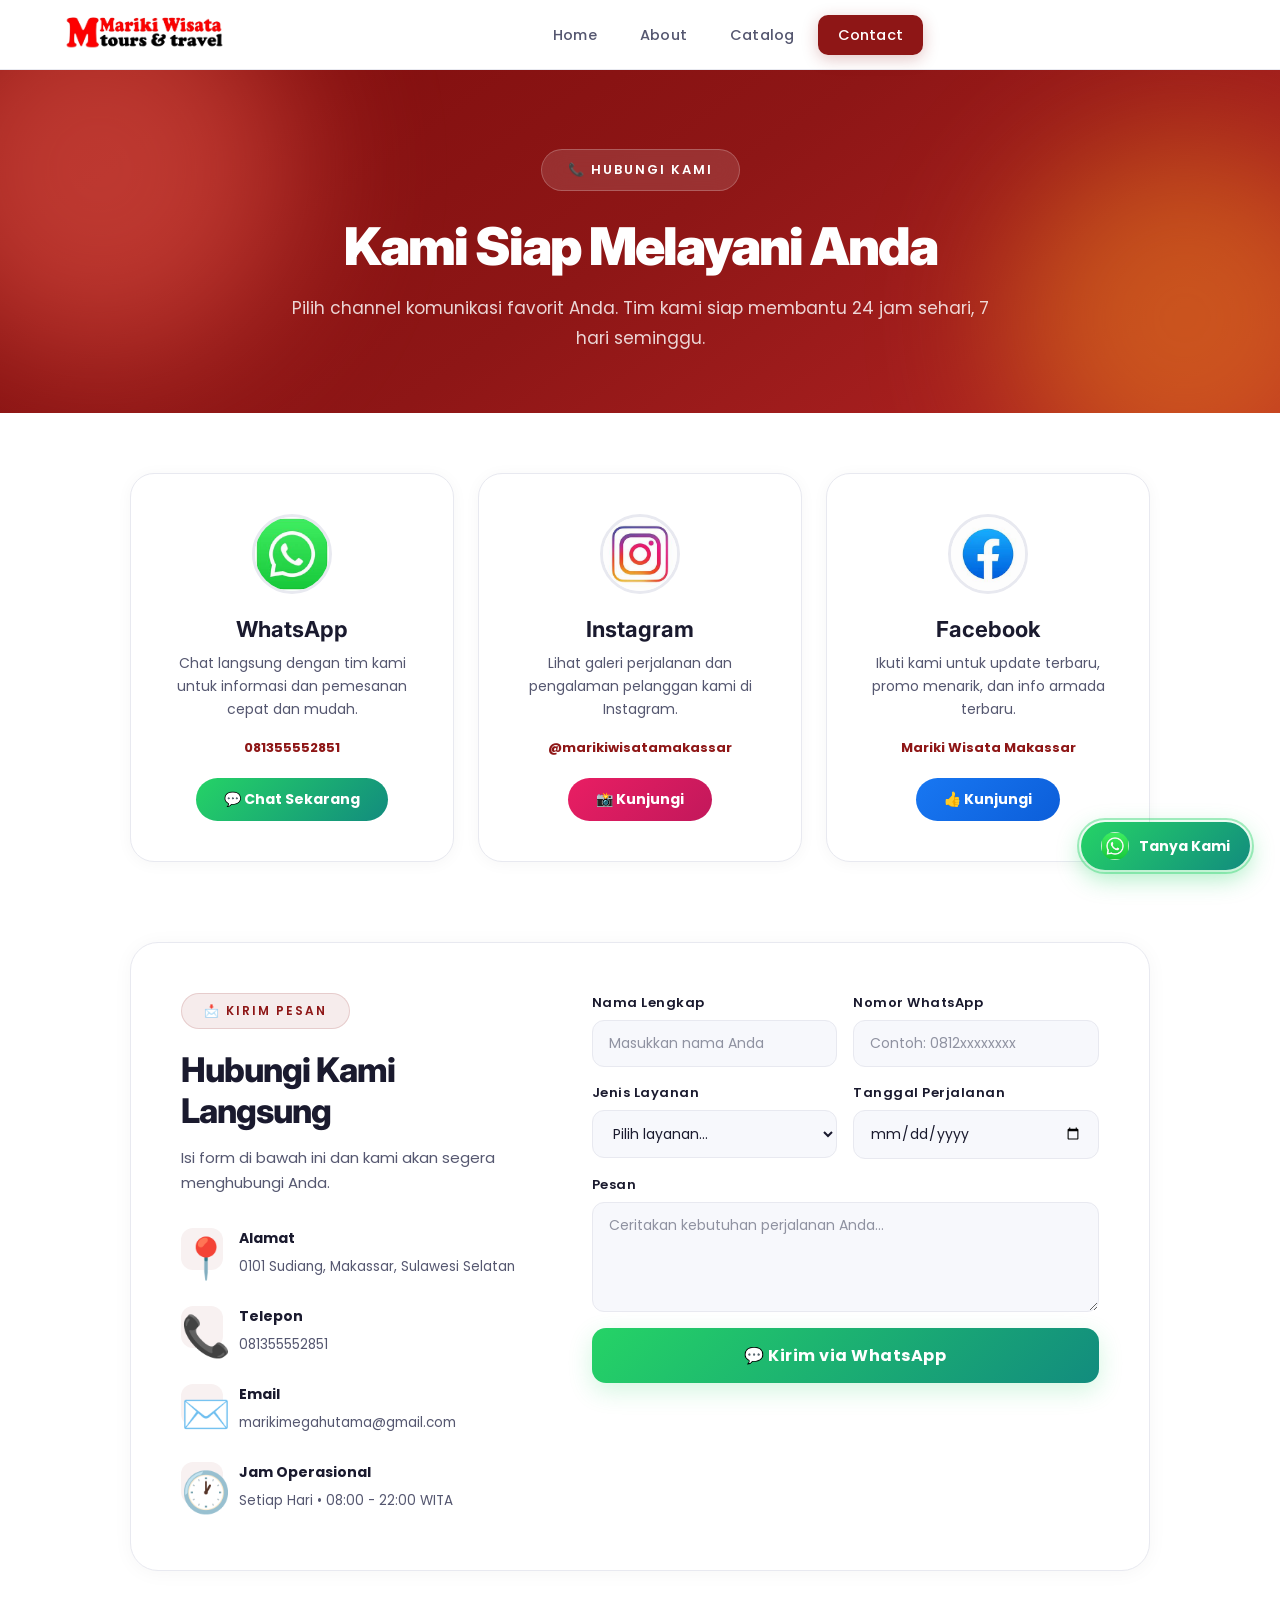
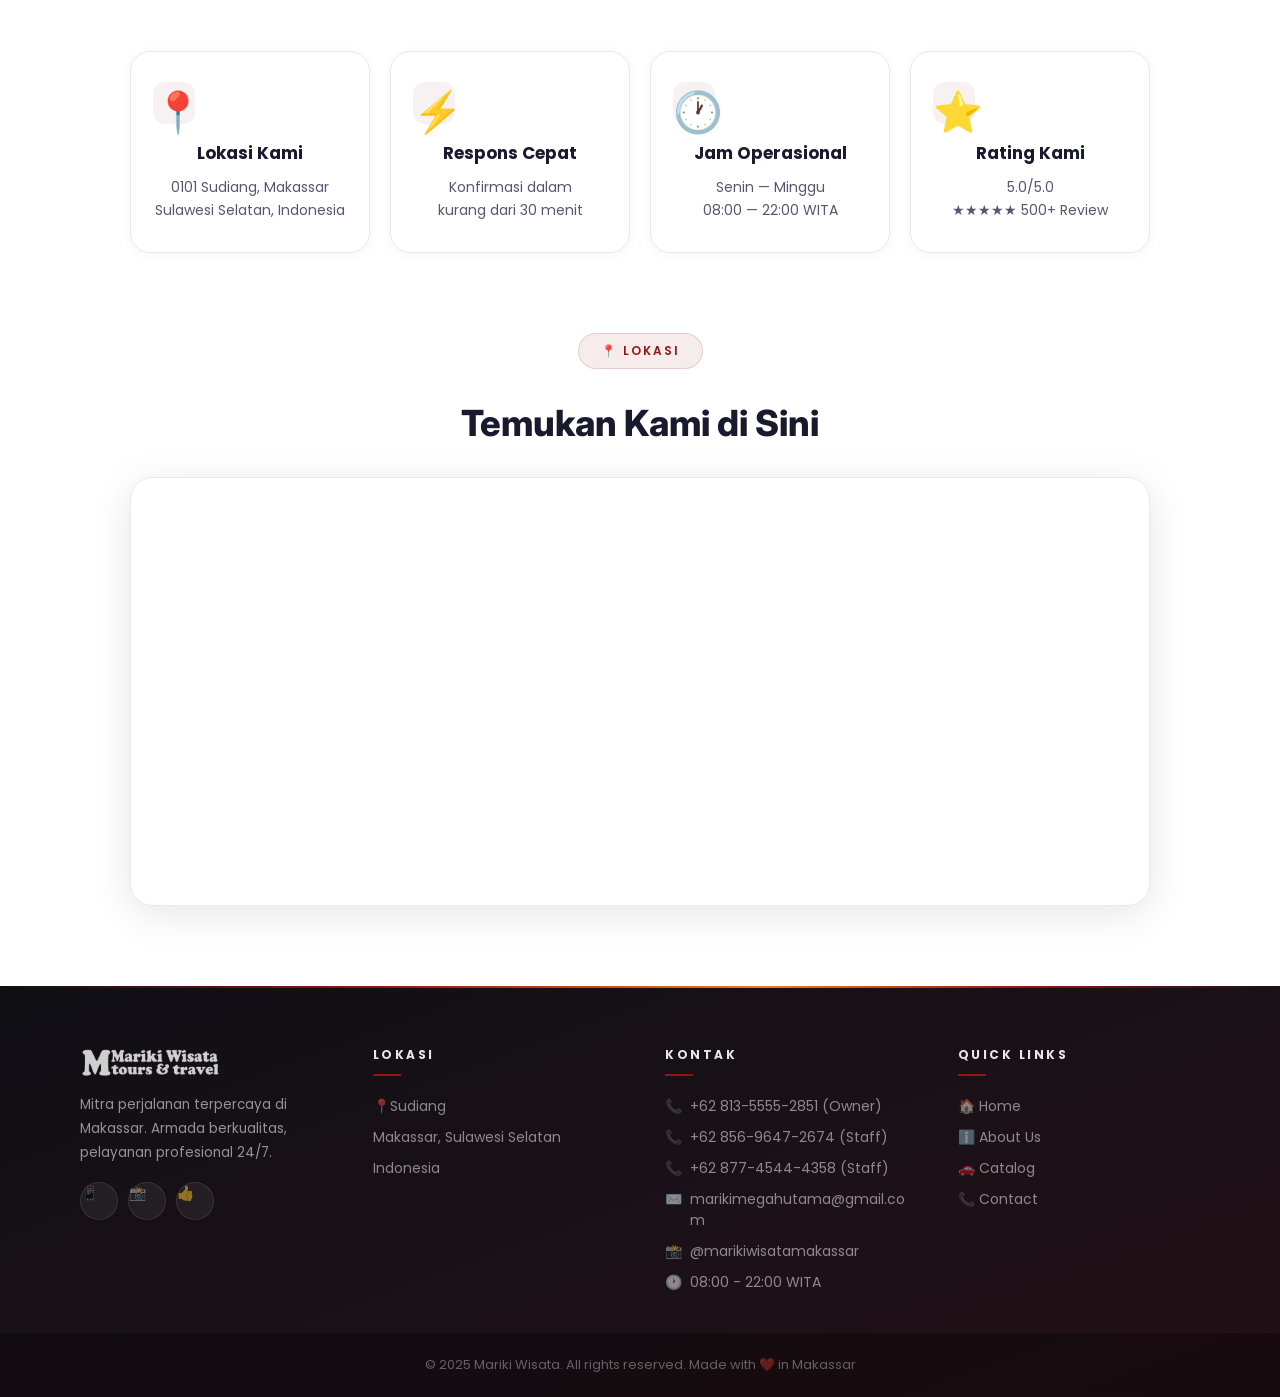
<file: contact.html>
<!DOCTYPE html>
<html lang="id">

<head>
    <meta charset="UTF-8">
    <meta name="viewport" content="width=device-width, initial-scale=1.0">
    <title>Mariki Wisata - Hubungi Kami</title>
    <meta name="description"
        content="Hubungi Mariki Wisata untuk rental kendaraan di Makassar. WhatsApp, Instagram, dan form pesan tersedia.">
    <link rel="stylesheet" href="premium.css">
    <link rel="stylesheet" href="contact.css">
    <link
        href="https://fonts.googleapis.com/css2?family=Inter:wght@300;400;500;600;700;800;900&family=Poppins:wght@300;400;500;600;700;800&display=swap"
        rel="stylesheet">
    <link rel="shortcut icon" type="image/png" href="logo.png">
</head>

<body>
    <!-- Scroll Progress -->
    <div id="scroll-progress"></div>

    <!-- Preloader -->
    <div id="preloader">
        <img src="LOGO MARIKI 2_PNG.png" alt="Mariki Wisata" class="preloader-logo">
        <div class="preloader-spinner"></div>
        <div class="preloader-text">Memuat...</div>
    </div>

    <!-- Navbar -->
    <nav id="main-nav">
        <div class="nav-logo">
            <img src="LOGO MARIKI 2_PNG.png" alt="Mariki Wisata" width="160px">
        </div>
        <button class="hamburger" id="hamburger" aria-label="Menu">
            <span></span><span></span><span></span>
        </button>
        <ul id="nav-menu">
            <li><a href="index.html">Home</a></li>
            <li><a href="about.html">About</a></li>
            <li><a href="catalog.html">Catalog</a></li>
            <li><a href="contact.html" class="active">Contact</a></li>
        </ul>

    </nav>

    <!-- Page Hero -->
    <section class="page-hero">
        <div class="page-hero-bg">
            <div class="blob blob-1"></div>
            <div class="blob blob-2"></div>
        </div>
        <div class="page-hero-content">
            <span class="hero-badge">📞 Hubungi Kami</span>
            <h1>Kami Siap Melayani Anda</h1>
            <p>Pilih channel komunikasi favorit Anda. Tim kami siap membantu 24 jam sehari, 7 hari seminggu.</p>
        </div>
    </section>

    <!-- Channel Cards -->
    <section class="contact-section">
        <div class="contact-grid">
            <div class="contact-card reveal">
                <div class="contact-icon-wrap green">
                    <img src="logo wa.jpg" alt="WhatsApp">
                </div>
                <h3>WhatsApp</h3>
                <p>Chat langsung dengan tim kami untuk informasi dan pemesanan cepat dan mudah.</p>
                <span class="contact-detail">081355552851</span>
                <a href="https://wa.me/6281355552851" class="contact-btn btn-green" target="_blank">💬 Chat Sekarang</a>
            </div>
            <div class="contact-card reveal">
                <div class="contact-icon-wrap pink">
                    <img src="instagram logo.jpg" alt="Instagram">
                </div>
                <h3>Instagram</h3>
                <p>Lihat galeri perjalanan dan pengalaman pelanggan kami di Instagram.</p>
                <span class="contact-detail">@marikiwisatamakassar</span>
                <a href="https://www.instagram.com/marikiwisatamakassar/" class="contact-btn btn-pink"
                    target="_blank">📸 Kunjungi</a>
            </div>
            <div class="contact-card reveal">
                <div class="contact-icon-wrap blue">
                    <img src="fb logo.jpg" alt="Facebook">
                </div>
                <h3>Facebook</h3>
                <p>Ikuti kami untuk update terbaru, promo menarik, dan info armada terbaru.</p>
                <span class="contact-detail">Mariki Wisata Makassar</span>
                <a href="#" class="contact-btn btn-blue">👍 Kunjungi</a>
            </div>
        </div>
    </section>

    <!-- Send Message Form (WhatsApp Integrated) -->
    <section class="message-section">
        <div class="message-wrapper">
            <div class="message-info reveal">
                <span class="section-badge">📩 Kirim Pesan</span>
                <h2>Hubungi Kami Langsung</h2>
                <p>Isi form di bawah ini dan kami akan segera menghubungi Anda.</p>
                <div class="info-list">
                    <div class="info-item">
                        <div class="info-icon">📍</div>
                        <div>
                            <strong>Alamat</strong>
                            <span>0101 Sudiang, Makassar, Sulawesi Selatan</span>
                        </div>
                    </div>
                    <div class="info-item">
                        <div class="info-icon">📞</div>
                        <div>
                            <strong>Telepon</strong>
                            <span>081355552851</span>
                        </div>
                    </div>
                    <div class="info-item">
                        <div class="info-icon">✉️</div>
                        <div>
                            <strong>Email</strong>
                            <span>marikimegahutama@gmail.com</span>
                        </div>
                    </div>
                    <div class="info-item">
                        <div class="info-icon">🕐</div>
                        <div>
                            <strong>Jam Operasional</strong>
                            <span>Setiap Hari • 08:00 - 22:00 WITA</span>
                        </div>
                    </div>
                </div>
            </div>
            <div class="message-form reveal">
                <form id="contactForm">
                    <div class="form-group">
                        <label for="formName">Nama Lengkap</label>
                        <input type="text" id="formName" placeholder="Masukkan nama Anda" required>
                    </div>
                    <div class="form-group">
                        <label for="formPhone">Nomor WhatsApp</label>
                        <input type="tel" id="formPhone" placeholder="Contoh: 0812xxxxxxxx" required>
                    </div>
                    <div class="form-group">
                        <label for="formService">Jenis Layanan</label>
                        <select id="formService" required>
                            <option value="">Pilih layanan...</option>
                            <option value="Antar Jemput Bandara">✈️ Antar Jemput Bandara</option>
                            <option value="City Tour Makassar">🏙️ City Tour Makassar</option>
                            <option value="Wedding Car">💍 Wedding Car</option>
                            <option value="Sewa Full Day">⏱️ Sewa Full Day</option>
                            <option value="Sewa Harian">🚗 Sewa Harian</option>
                            <option value="Lainnya">📋 Lainnya</option>
                        </select>
                    </div>
                    <div class="form-group">
                        <label for="formDate">Tanggal Perjalanan</label>
                        <input type="date" id="formDate">
                    </div>
                    <div class="form-group full-width">
                        <label for="formMessage">Pesan</label>
                        <textarea id="formMessage" rows="4" placeholder="Ceritakan kebutuhan perjalanan Anda..."
                            required></textarea>
                    </div>
                    <button type="submit" class="form-submit">
                        💬 Kirim via WhatsApp
                    </button>
                </form>
            </div>
        </div>
    </section>

    <!-- Info Cards -->
    <section class="info-section">
        <div class="info-grid">
            <div class="info-card reveal">
                <div class="info-icon">📍</div>
                <h3>Lokasi Kami</h3>
                <p>0101 Sudiang, Makassar<br>Sulawesi Selatan, Indonesia</p>
            </div>
            <div class="info-card reveal">
                <div class="info-icon">⚡</div>
                <h3>Respons Cepat</h3>
                <p>Konfirmasi dalam<br>kurang dari 30 menit</p>
            </div>
            <div class="info-card reveal">
                <div class="info-icon">🕐</div>
                <h3>Jam Operasional</h3>
                <p>Senin — Minggu<br>08:00 — 22:00 WITA</p>
            </div>
            <div class="info-card reveal">
                <div class="info-icon">⭐</div>
                <h3>Rating Kami</h3>
                <p>5.0/5.0<br>★★★★★ 500+ Review</p>
            </div>
        </div>
    </section>

    <!-- Google Maps Embed -->
    <section class="maps-section">
        <div class="maps-header">
            <span class="section-badge">📍 Lokasi</span>
            <h2>Temukan Kami di Sini</h2>
        </div>
        <div class="maps-container">
            <iframe
                src="https://www.google.com/maps/embed?pb=!1m18!1m12!1m3!1d15960.26929428499!2d119.47861014843749!3d-5.098000900000001!2m3!1f0!2f0!3f0!3m2!1i1024!2i768!4f13.1!3m3!1m2!1s0x2dbee03a00a76da5%3A0xabc3a7b3d3b888f5!2sSudiang%2C%20Biringkanaya%2C%20Kota%20Makassar%2C%20Sulawesi%20Selatan!5e0!3m2!1sid!2sid!4v1700000000000!5m2!1sid!2sid"
                width="100%" height="420" style="border:0; border-radius: 20px;" allowfullscreen loading="lazy">
            </iframe>
        </div>
    </section>

    <!-- Footer -->
    <footer class="foot">
        <div class="footer-container">
            <div class="footer-section footer-brand-section">
                <div class="footer-brand">
                    <img src="LOGO MARIKI 2_PNG.png" alt="Mariki Wisata">
                    <p>Mitra perjalanan terpercaya di Makassar. Armada berkualitas, pelayanan profesional 24/7.</p>
                    <div class="footer-social">
                        <a href="https://wa.me/6281355552851" target="_blank" title="WhatsApp">📱</a>
                        <a href="https://www.instagram.com/marikiwisatamakassar/" target="_blank"
                            title="Instagram">📸</a>
                        <a href="#" title="Facebook">👍</a>
                    </div>
                </div>
            </div>
            <div class="footer-section">
                <h4>Lokasi</h4>
                <ul>
                    <li>📍Sudiang</li>
                    <li>Makassar, Sulawesi Selatan</li>
                    <li>Indonesia</li>
                </ul>
            </div>
            <div class="footer-section">
                <h4>Kontak</h4>
                <ul>
                    <li style="display: flex; gap: 8px;"><span style="flex-shrink: 0;">📞</span> <span>+62 813-5555-2851 (Owner)</span></li>
                    <li style="display: flex; gap: 8px;"><span style="flex-shrink: 0;">📞</span> <span>+62 856-9647-2674 (Staff)</span></li>
                    <li style="display: flex; gap: 8px;"><span style="flex-shrink: 0;">📞</span> <span>+62 877-4544-4358 (Staff)</span></li>
                    <li style="display: flex; gap: 8px;"><span style="flex-shrink: 0;">✉️</span> <span style="word-break: break-all;">marikimegahutama@gmail.com</span></li>
                    <li style="display: flex; gap: 8px;"><span style="flex-shrink: 0;">📸</span> <span>@marikiwisatamakassar</span></li>
                    <li style="display: flex; gap: 8px;"><span style="flex-shrink: 0;">🕐</span> <span>08:00 - 22:00 WITA</span></li>
                </ul>
            </div>
            <div class="footer-section">
                <h4>Quick Links</h4>
                <ul>
                    <li><a href="index.html">🏠 Home</a></li>
                    <li><a href="about.html">ℹ️ About Us</a></li>
                    <li><a href="catalog.html">🚗 Catalog</a></li>
                    <li><a href="contact.html">📞 Contact</a></li>
                </ul>
            </div>
        </div>
        <div class="footer-bottom">
            <p>© 2025 Mariki Wisata. All rights reserved. Made with ❤️ in Makassar</p>
        </div>
    </footer>

    <!-- Floating WhatsApp -->
    <a href="https://wa.me/6281355552851" class="floating-whatsapp" target="_blank">
        <img src="logo wa.jpg" alt="WhatsApp">
        <span>Tanya Kami</span>
    </a>

    <!-- Back to Top -->
    <button id="back-to-top" title="Kembali ke atas">↑</button>

    <script>
        window.addEventListener('load', () => setTimeout(() => document.getElementById('preloader').classList.add('hidden'), 1200));
        window.addEventListener('scroll', () => {
            const st = document.documentElement.scrollTop;
            const sh = document.documentElement.scrollHeight - document.documentElement.clientHeight;
            document.getElementById('scroll-progress').style.width = (st / sh * 100) + '%';
            const btn = document.getElementById('back-to-top');
            st > 400 ? btn.classList.add('visible') : btn.classList.remove('visible');
            st > 50 ? document.getElementById('main-nav').classList.add('scrolled') : document.getElementById('main-nav').classList.remove('scrolled');
        });
        document.getElementById('back-to-top').addEventListener('click', () => window.scrollTo({ top: 0, behavior: 'smooth' }));




        const hamburger = document.getElementById('hamburger');
        const navMenu = document.getElementById('nav-menu');
        hamburger.addEventListener('click', () => { hamburger.classList.toggle('active'); navMenu.classList.toggle('open'); });

        const revealObs = new IntersectionObserver((entries) => {
            entries.forEach(e => { if (e.isIntersecting) e.target.classList.add('active'); });
        }, { threshold: 0.1 });
        document.querySelectorAll('.reveal').forEach(el => revealObs.observe(el));

        // Contact Form → WhatsApp
        document.getElementById('contactForm').addEventListener('submit', (e) => {
            e.preventDefault();
            const name = document.getElementById('formName').value;
            const phone = document.getElementById('formPhone').value;
            const service = document.getElementById('formService').value;
            const date = document.getElementById('formDate').value;
            const message = document.getElementById('formMessage').value;
            const text = `Halo Mariki Wisata! 👋\n\nNama: ${name}\nNo. WhatsApp: ${phone}\nLayanan: ${service}\nTanggal: ${date || 'Belum ditentukan'}\n\nPesan: ${message}\n\nTerima kasih! 🙏`;
            const waUrl = `https://wa.me/6281355552851?text=${encodeURIComponent(text)}`;
            window.open(waUrl, '_blank');
        });
    </script>
</body>

</html>
</file>
<file: premium.css>
/* ============================================================
   PREMIUM.CSS - Mariki Wisata Shared Premium Design System
   REDESIGNED: Clean Professional Layout
   ============================================================ */

@import url('https://fonts.googleapis.com/css2?family=Inter:wght@300;400;500;600;700;800;900&family=Poppins:wght@300;400;500;600;700;800&display=swap');

/* ========== CSS VARIABLES ========== */
:root {
    --primary: #8E1616;
    --primary-dark: #6d1010;
    --primary-light: #c0392b;
    --primary-lighter: #e8524a;
    --primary-glow: rgba(142, 22, 22, 0.35);
    --primary-soft: rgba(142, 22, 22, 0.08);
    --accent: #e67e22;
    --accent-gold: #fdcb6e;
    --white: #ffffff;
    --bg-primary: #ffffff;
    --bg-section: #f7f8fc;
    --bg-dark: #0f0f14;
    --text-primary: #1a1a2e;
    --text-secondary: #555770;
    --text-muted: #8f92a1;
    --border-color: #e8e9f0;
    --border-light: #f0f1f5;
    --card-shadow: 0 2px 20px rgba(0, 0, 0, 0.06);
    --card-shadow-hover: 0 12px 40px rgba(0, 0, 0, 0.12);
    --shadow-sm: 0 2px 8px rgba(0, 0, 0, 0.04);
    --shadow-md: 0 4px 24px rgba(0, 0, 0, 0.08);
    --shadow-lg: 0 16px 48px rgba(0, 0, 0, 0.12);
    --shadow-glow: 0 0 40px rgba(142, 22, 22, 0.15);
    --radius-sm: 12px;
    --radius-md: 20px;
    --radius-lg: 28px;
    --radius-xl: 32px;
    --transition: all 0.3s cubic-bezier(0.4, 0, 0.2, 1);
    --transition-bounce: all 0.5s cubic-bezier(0.175, 0.885, 0.32, 1.275);
}

/* ========== PRELOADER - PREMIUM CINEMATIC ========== */
#preloader {
    position: fixed;
    top: 0;
    left: 0;
    width: 100%;
    height: 100%;
    background: #0a0a0f;
    background-image: 
        radial-gradient(ellipse at 50% 40%, rgba(142, 22, 22, 0.15) 0%, transparent 60%),
        radial-gradient(ellipse at 80% 80%, rgba(142, 22, 22, 0.08) 0%, transparent 50%);
    z-index: 99999;
    display: flex;
    flex-direction: column;
    align-items: center;
    justify-content: center;
    transition: opacity 0.8s cubic-bezier(0.4, 0, 0.2, 1), 
                visibility 0.8s cubic-bezier(0.4, 0, 0.2, 1),
                transform 0.8s cubic-bezier(0.4, 0, 0.2, 1);
}

#preloader.hidden {
    opacity: 0;
    visibility: hidden;
    transform: scale(1.05);
}

.preloader-logo {
    width: 100px;
    filter: brightness(0) invert(1);
    opacity: 0;
    animation: logoReveal 1s cubic-bezier(0.4, 0, 0.2, 1) 0.2s forwards;
    margin-bottom: 40px;
}

.preloader-spinner {
    width: 60px;
    height: 60px;
    border: 2px solid rgba(255, 255, 255, 0.06);
    border-radius: 50%;
    position: relative;
    animation: spinnerRotate 2s linear infinite;
}

.preloader-spinner::before {
    content: '';
    position: absolute;
    top: -2px;
    left: -2px;
    right: -2px;
    bottom: -2px;
    border-radius: 50%;
    border: 2px solid transparent;
    border-top-color: #8E1616;
    border-right-color: rgba(142, 22, 22, 0.4);
    animation: spinnerRotate 1.2s cubic-bezier(0.5, 0, 0.5, 1) infinite;
}

.preloader-spinner::after {
    content: '';
    position: absolute;
    top: 6px;
    left: 6px;
    right: 6px;
    bottom: 6px;
    border-radius: 50%;
    border: 1.5px solid transparent;
    border-bottom-color: rgba(230, 126, 34, 0.6);
    animation: spinnerRotate 1.8s cubic-bezier(0.5, 0, 0.5, 1) infinite reverse;
}

.preloader-text {
    color: rgba(255, 255, 255, 0.4);
    margin-top: 36px;
    font-size: 11px;
    font-weight: 500;
    letter-spacing: 5px;
    text-transform: uppercase;
    font-family: 'Inter', sans-serif;
    opacity: 0;
    animation: textReveal 0.8s ease 0.6s forwards;
    position: relative;
    overflow: hidden;
}

.preloader-text::after {
    content: '';
    position: absolute;
    top: 0;
    left: -100%;
    width: 100%;
    height: 100%;
    background: linear-gradient(90deg, transparent, rgba(255, 255, 255, 0.1), transparent);
    animation: textShimmer 2s ease-in-out 1s infinite;
}

@keyframes logoReveal {
    0% { opacity: 0; transform: translateY(12px) scale(0.95); }
    100% { opacity: 0.9; transform: translateY(0) scale(1); }
}

@keyframes spinnerRotate {
    0% { transform: rotate(0deg); }
    100% { transform: rotate(360deg); }
}

@keyframes textReveal {
    0% { opacity: 0; transform: translateY(8px); }
    100% { opacity: 1; transform: translateY(0); }
}

@keyframes textShimmer {
    0% { left: -100%; }
    50%, 100% { left: 100%; }
}

@keyframes preloaderPulse {
    0%, 100% { transform: scale(1); }
    50% { transform: scale(1.05); }
}

@keyframes spin {
    0% { transform: rotate(0deg); }
    100% { transform: rotate(360deg); }
}

/* ========== SCROLL PROGRESS BAR ========== */
#scroll-progress {
    position: fixed;
    top: 0;
    left: 0;
    width: 0%;
    height: 3px;
    background: linear-gradient(90deg, #8E1616, #e67e22, #fdcb6e);
    z-index: 10001;
    transition: width 0.1s linear;
    box-shadow: 0 0 10px rgba(142, 22, 22, 0.6);
}

/* ========== NAVBAR - PROFESSIONAL ========== */
nav {
    position: sticky;
    top: 0;
    z-index: 1000;
    background: rgba(255, 255, 255, 0.98);
    backdrop-filter: blur(24px);
    -webkit-backdrop-filter: blur(24px);
    box-shadow: 0 1px 0 var(--border-color);
    border-bottom: none;
    transition: var(--transition);
    display: flex;
    justify-content: space-between;
    align-items: center;
    padding: 0.8rem 4rem;
    gap: 16px;
}

nav.scrolled {
    box-shadow: 0 4px 30px rgba(0, 0, 0, 0.08);
    padding-top: 0.6rem !important;
    padding-bottom: 0.6rem !important;
}

nav .nav-logo img {
    transition: transform 0.3s ease;
}

nav .nav-logo img:hover {
    transform: scale(1.03);
}

nav ul {
    display: flex;
    gap: 0.2rem;
    list-style: none;
    align-items: center;
    flex: 1;
    justify-content: center;
}

nav ul li a {
    text-decoration: none;
    color: var(--text-secondary);
    font-weight: 500;
    font-size: 14.5px;
    padding: 10px 20px;
    border-radius: 10px;
    transition: var(--transition);
    white-space: nowrap;
    position: relative;
    letter-spacing: 0.2px;
}

nav ul li a:hover {
    color: var(--primary);
    background: var(--primary-soft);
}

nav ul li a.active {
    color: white;
    background: var(--primary);
    box-shadow: 0 4px 16px rgba(142, 22, 22, 0.25);
}

nav ul li a.active:hover {
    background: var(--primary-dark);
}

/* ========== HAMBURGER MENU ========== */
.hamburger {
    display: none;
    flex-direction: column;
    gap: 5px;
    cursor: pointer;
    padding: 8px;
    border-radius: 8px;
    transition: var(--transition);
    background: none;
    border: none;
}

.hamburger span {
    display: block;
    width: 24px;
    height: 2.5px;
    background: var(--primary);
    border-radius: 2px;
    transition: var(--transition);
    transform-origin: center;
}

.hamburger.active span:nth-child(1) {
    transform: translateY(7.5px) rotate(45deg);
}

.hamburger.active span:nth-child(2) {
    opacity: 0;
    transform: scaleX(0);
}

.hamburger.active span:nth-child(3) {
    transform: translateY(-7.5px) rotate(-45deg);
}

/* ========== BACK TO TOP BUTTON ========== */
#back-to-top {
    position: fixed;
    bottom: 110px;
    right: 30px;
    width: 48px;
    height: 48px;
    background: var(--primary);
    color: white;
    border: none;
    border-radius: 50%;
    cursor: pointer;
    font-size: 22px;
    display: flex;
    align-items: center;
    justify-content: center;
    box-shadow: 0 6px 20px var(--primary-glow);
    z-index: 9998;
    opacity: 0;
    transform: translateY(20px) scale(0.8);
    transition: var(--transition-bounce);
    pointer-events: none;
}

#back-to-top.visible {
    opacity: 1;
    transform: translateY(0) scale(1);
    pointer-events: all;
}

#back-to-top:hover {
    transform: translateY(-4px) scale(1.1);
    box-shadow: 0 12px 35px var(--primary-glow);
}

/* ========== FLOATING WHATSAPP - PREMIUM ========== */
.floating-whatsapp {
    position: fixed;
    bottom: 30px;
    right: 30px;
    background: linear-gradient(135deg, #25d366, #128c7e);
    padding: 10px 20px;
    border-radius: 50px;
    display: flex;
    align-items: center;
    gap: 10px;
    box-shadow: 0 8px 25px rgba(37, 211, 102, 0.4);
    text-decoration: none;
    z-index: 9999;
    transition: var(--transition-bounce);
    border: none;
}

.floating-whatsapp::before {
    content: '';
    position: absolute;
    inset: -4px;
    border-radius: 50px;
    border: 2px solid rgba(37, 211, 102, 0.4);
    animation: whatsappPulse 2s ease-out infinite;
}

@keyframes whatsappPulse {
    0% { transform: scale(1); opacity: 1; }
    100% { transform: scale(1.3); opacity: 0; }
}

.floating-whatsapp:hover {
    transform: translateY(-6px) scale(1.05);
    box-shadow: 0 15px 40px rgba(37, 211, 102, 0.5);
}

.floating-whatsapp img {
    width: 28px;
    height: 28px;
    border-radius: 50%;
    object-fit: cover;
}

.floating-whatsapp span {
    color: white;
    font-weight: 700;
    font-size: 14px;
    font-family: 'Poppins', sans-serif;
}

/* ========== PARTICLE CANVAS ========== */
#particles-canvas {
    position: absolute;
    top: 0;
    left: 0;
    width: 100%;
    height: 100%;
    z-index: 1;
    pointer-events: none;
}

/* ========== PREMIUM ANIMATIONS ========== */
@keyframes fadeInUp {
    from { opacity: 0; transform: translateY(30px); }
    to { opacity: 1; transform: translateY(0); }
}

@keyframes fadeInLeft {
    from { opacity: 0; transform: translateX(-30px); }
    to { opacity: 1; transform: translateX(0); }
}

@keyframes fadeInRight {
    from { opacity: 0; transform: translateX(30px); }
    to { opacity: 1; transform: translateX(0); }
}

@keyframes scaleIn {
    from { opacity: 0; transform: scale(0.9); }
    to { opacity: 1; transform: scale(1); }
}

@keyframes shimmer {
    0% { background-position: -200% center; }
    100% { background-position: 200% center; }
}

@keyframes float {
    0%, 100% { transform: translateY(0); }
    50% { transform: translateY(-8px); }
}

/* ========== MOBILE RESPONSIVE ========== */
@media (max-width: 900px) {
    .hamburger {
        display: flex;
    }

    nav {
        padding: 0.8rem 1.5rem;
    }

    nav ul {
        position: fixed;
        top: 70px;
        left: 0;
        right: 0;
        background: rgba(255, 255, 255, 0.99);
        backdrop-filter: blur(24px);
        flex-direction: column;
        padding: 20px;
        gap: 4px;
        transform: translateY(-120%);
        opacity: 0;
        transition: var(--transition);
        box-shadow: 0 20px 40px rgba(0, 0, 0, 0.1);
        border-bottom-left-radius: 20px;
        border-bottom-right-radius: 20px;
        z-index: 999;
    }

    nav ul.open {
        transform: translateY(0);
        opacity: 1;
    }

    nav ul li a {
        display: block;
        padding: 12px 20px;
        border-radius: 10px;
    }
}
</file>
<file: style.css>
@import url('https://fonts.googleapis.com/css2?family=Inter:wght@300;400;500;600;700;800;900&family=Poppins:wght@300;400;500;600;700;800&display=swap');
*,*::before,*::after{margin:0;padding:0;box-sizing:border-box}
html{scroll-behavior:smooth}
body{font-family:'Poppins',sans-serif;background:#fff;min-height:100vh;color:#1a1a2e;overflow-x:hidden}

/* NAV */
nav{background:rgba(255,255,255,0.98);display:flex;justify-content:space-between;align-items:center;padding:0.8rem 4rem;position:sticky;top:0;z-index:1000;box-shadow:0 1px 0 #e8e9f0;backdrop-filter:blur(24px);transition:all .3s ease;gap:16px}
nav .nav-logo img{transition:transform .3s ease}
nav .nav-logo img:hover{transform:scale(1.03)}
nav ul{display:flex;gap:.2rem;list-style:none;align-items:center;flex:1;justify-content:center}
nav ul li a{text-decoration:none;color:#555770;font-weight:500;font-size:14.5px;padding:10px 20px;border-radius:10px;transition:all .3s ease;white-space:nowrap}
nav ul li a:hover{color:#8E1616;background:rgba(142,22,22,0.06)}
nav ul li a.active{background:#8E1616;color:#fff;box-shadow:0 4px 16px rgba(142,22,22,0.25)}

/* HERO */
.hero-section{position:relative;min-height:92vh;display:flex;flex-direction:column;align-items:center;justify-content:center;overflow:hidden;background:linear-gradient(145deg,#7d0c0c 0%,#8E1616 40%,#b52424 75%,#c0392b 100%);padding:80px 20px 40px}
.hero-decorative-elements{position:absolute;top:0;left:0;width:100%;height:100%;z-index:1}
.blob{position:absolute;border-radius:50%;filter:blur(70px);opacity:.55;animation:blobFloat 20s infinite alternate cubic-bezier(.445,.05,.55,.95)}
.blob-1{width:450px;height:450px;background:radial-gradient(circle,#ff6b5b,#e74c3c);top:-120px;left:-120px}
.blob-2{width:380px;height:380px;background:radial-gradient(circle,#e67e22,#f39c12);bottom:-80px;right:-80px;animation-delay:-5s}
.blob-3{width:320px;height:320px;background:radial-gradient(circle,#6d0808,#8E1616);top:40%;right:15%;animation-delay:-10s}
.shape{position:absolute;border:1.5px solid rgba(255,255,255,.08);border-radius:50%;z-index:1}
.shape-1{width:600px;height:600px;top:-200px;right:-150px;animation:rotateShape 35s linear infinite}
.shape-2{width:350px;height:350px;bottom:-130px;left:8%;background:rgba(255,255,255,.02);animation:rotateShape 22s linear infinite reverse}
.hero-text{position:relative;z-index:3;text-align:center;color:#fff;width:90%;max-width:950px;animation:heroEntrance 1s ease-out}
.hero-badge,.section-badge{display:inline-block;background:rgba(255,255,255,.12);backdrop-filter:blur(12px);color:#fff;padding:10px 26px;border-radius:100px;font-size:13px;font-weight:600;letter-spacing:2px;text-transform:uppercase;border:1px solid rgba(255,255,255,.22);margin-bottom:28px;box-shadow:0 8px 32px rgba(0,0,0,.12)}
.hero-text h1{font-size:72px;font-weight:900;line-height:1.05;margin-bottom:24px;text-shadow:0 10px 50px rgba(0,0,0,.35);font-family:'Inter',sans-serif;letter-spacing:-2px}
.hero-text h1 .highlight{background:linear-gradient(135deg,#fff 20%,#fdcb6e 60%,#e67e22 100%);-webkit-background-clip:text;-webkit-text-fill-color:transparent;background-clip:text;display:inline-block}
.hero-text p{font-size:19px;color:rgba(255,255,255,.88);margin-bottom:44px;max-width:650px;margin-left:auto;margin-right:auto;line-height:1.8}
.hero-buttons{display:flex;gap:16px;justify-content:center;flex-wrap:wrap;margin-bottom:10px}
.btn-primary{display:inline-flex;align-items:center;gap:8px;background:#fff;color:#8E1616;padding:16px 44px;border-radius:50px;text-decoration:none;font-weight:700;font-size:16px;transition:all .4s cubic-bezier(.175,.885,.32,1.275);box-shadow:0 15px 40px rgba(0,0,0,.25)}
.btn-primary:hover{transform:translateY(-6px) scale(1.04);box-shadow:0 25px 55px rgba(0,0,0,.38)}
.btn-secondary{display:inline-flex;align-items:center;gap:8px;background:rgba(255,255,255,.12);backdrop-filter:blur(12px);color:#fff;padding:16px 44px;border-radius:50px;text-decoration:none;font-weight:600;font-size:16px;border:1.5px solid rgba(255,255,255,.32);transition:all .4s ease}
.btn-secondary:hover{background:rgba(255,255,255,.22);border-color:#fff;transform:translateY(-6px);box-shadow:0 15px 40px rgba(0,0,0,.2)}

/* HERO STATS */
.hero-stats{position:relative;z-index:3;display:flex;align-items:center;gap:0;background:rgba(255,255,255,.1);backdrop-filter:blur(20px);border:1px solid rgba(255,255,255,.18);border-radius:20px;padding:24px 40px;margin-top:50px;flex-wrap:wrap;justify-content:center}
.hero-stat-item{text-align:center;padding:0 28px}
.hero-stat-num{font-size:40px;font-weight:900;font-family:'Inter',sans-serif;background:linear-gradient(135deg,#fff,#fdcb6e);-webkit-background-clip:text;-webkit-text-fill-color:transparent;background-clip:text;line-height:1}
.hero-stat-label{font-size:12px;color:rgba(255,255,255,.72);margin-top:6px;font-weight:500;letter-spacing:1px;text-transform:uppercase}
.hero-stat-divider{width:1px;height:50px;background:rgba(255,255,255,.2);flex-shrink:0}

@keyframes blobFloat{0%{transform:translate(0,0) scale(1)}33%{transform:translate(55px,-55px) scale(1.12)}66%{transform:translate(-35px,35px) scale(.92)}100%{transform:translate(0,0) scale(1)}}
@keyframes rotateShape{from{transform:rotate(0deg)}to{transform:rotate(360deg)}}
@keyframes heroEntrance{from{opacity:0;transform:translateY(50px) scale(.94)}to{opacity:1;transform:translateY(0) scale(1)}}

/* FLEET SECTION - WHITE BG */
.fleet-section{padding:100px 40px 60px;background:#fff}
.section-header{text-align:center;margin-bottom:60px}
.fleet-section .section-badge,.services-section .section-badge,.steps-section .section-badge,.testimonials-section .section-badge,.faq-section .section-badge{background:rgba(142,22,22,.08);color:#8E1616;border-color:rgba(142,22,22,.15)}
.fleet-section .section-header h2,.services-section .section-header h2,.steps-section .section-header h2,.testimonials-section .section-header h2,.faq-section .section-header h2{color:#1a1a2e}
.section-header h2{font-size:42px;font-weight:800;margin-top:14px;margin-bottom:14px;font-family:'Inter',sans-serif;letter-spacing:-1px}
.fleet-section .section-header p,.services-section .section-header p,.steps-section .section-header p,.testimonials-section .section-header p,.faq-section .section-header p{color:#555770}
.section-header p{font-size:16px;max-width:520px;margin:0 auto;line-height:1.7}
.card-container{display:grid;grid-template-columns:repeat(auto-fill,minmax(250px,1fr));gap:26px;max-width:1280px;margin:0 auto}
.card{background:#fff;border-radius:22px;overflow:hidden;box-shadow:0 2px 20px rgba(0,0,0,.06);transition:all .45s cubic-bezier(.175,.885,.32,1.275);display:flex;flex-direction:column;border:1px solid #e8e9f0}
.card:hover{transform:translateY(-10px);box-shadow:0 20px 50px rgba(0,0,0,.12);border-color:transparent}
.card-image{overflow:hidden;height:180px;position:relative}
.card-image img{width:100%;height:100%;object-fit:cover;transition:transform .6s ease}
.card:hover .card-image img{transform:scale(1.08)}
.card-tag{position:absolute;top:12px;right:12px;background:linear-gradient(135deg,#8E1616,#c0392b);color:#fff;padding:4px 14px;border-radius:20px;font-size:11px;font-weight:700;text-transform:uppercase;letter-spacing:1px}
.card-tag.tag-group{background:linear-gradient(135deg,#2980b9,#3498db)}
.card-tag.tag-suv{background:linear-gradient(135deg,#27ae60,#2ecc71)}
.card-tag.tag-premium{background:linear-gradient(135deg,#8E44AD,#9b59b6)}
.card-content{padding:22px;display:flex;flex-direction:column;flex-grow:1}
.card-tittle{font-size:19px;font-weight:800;color:#1a1a2e;margin-bottom:8px;font-family:'Inter',sans-serif}
.card-description{font-size:13.5px;color:#666;line-height:1.65;margin-bottom:14px;flex-grow:1}
.card-price{display:flex;align-items:baseline;gap:4px;margin-bottom:10px;flex-wrap:wrap}
.price-label{font-size:12px;color:#8f92a1;font-weight:500}
.price-value{font-size:22px;font-weight:900;color:#8E1616;font-family:'Inter',sans-serif;letter-spacing:-.5px}
.price-unit{font-size:12px;color:#8f92a1;font-weight:500}
.card-features{display:flex;flex-wrap:wrap;gap:6px;margin-bottom:16px}
.card-features span{background:#f3f4f6;color:#444;padding:4px 10px;border-radius:20px;font-size:11px;font-weight:600}
.card-btn{display:block;padding:12px 20px;background:linear-gradient(135deg,#8E1616,#c0392b);color:#fff;text-align:center;border-radius:12px;text-decoration:none;font-size:14px;font-weight:700;transition:all .3s ease;letter-spacing:.5px}
.card-btn:hover{background:linear-gradient(135deg,#a01c1c,#d44a4a);transform:translateY(-2px);box-shadow:0 8px 22px rgba(142,22,22,.35)}
.section-cta{text-align:center;margin-top:50px}
.btn-see-all{display:inline-block;background:#8E1616;color:#fff;padding:14px 40px;border-radius:50px;text-decoration:none;font-weight:700;font-size:15px;transition:all .3s ease;box-shadow:0 6px 20px rgba(142,22,22,.2)}
.btn-see-all:hover{background:#a01c1c;transform:translateY(-4px);box-shadow:0 12px 30px rgba(142,22,22,.3)}

/* SERVICES SECTION - ALT BG */
.services-section{padding:100px 40px;background:#f7f8fc}
.services-grid{display:grid;grid-template-columns:repeat(auto-fit,minmax(260px,1fr));gap:28px;max-width:1200px;margin:0 auto}
.service-card{background:#fff;border:1px solid #e8e9f0;border-radius:26px;padding:42px 32px 36px;text-align:center;transition:all .45s cubic-bezier(.175,.885,.32,1.275);color:#1a1a2e;position:relative;overflow:hidden;box-shadow:0 2px 16px rgba(0,0,0,.04)}
.service-card::before{content:'';position:absolute;top:0;left:0;right:0;height:3px;background:linear-gradient(90deg,#8E1616,#e67e22);transform:scaleX(0);transition:transform .4s ease}
.service-card:hover::before{transform:scaleX(1)}
.service-card:hover{background:#fff;transform:translateY(-10px);box-shadow:0 20px 50px rgba(0,0,0,.1);border-color:transparent}
.service-icon-wrap{width:80px;height:80px;background:rgba(142,22,22,.06);border-radius:50%;display:flex;align-items:center;justify-content:center;margin:0 auto 22px;border:1.5px solid rgba(142,22,22,.1);transition:all .3s ease}
.service-card:hover .service-icon-wrap{background:rgba(142,22,22,.1);transform:scale(1.08) rotate(-5deg)}
.service-icon{font-size:36px}
.service-card h3{font-size:20px;font-weight:700;margin-bottom:12px;font-family:'Inter',sans-serif;color:#1a1a2e}
.service-card p{font-size:14px;color:#555770;line-height:1.7;margin-bottom:18px}
.service-link{color:#8E1616;text-decoration:none;font-weight:700;font-size:14px;transition:all .3s ease;letter-spacing:.5px}
.service-link:hover{color:#c0392b}

/* STEPS SECTION */
.steps-section{padding:100px 40px;background:#fff}
.steps-container{display:flex;align-items:flex-start;justify-content:center;gap:0;max-width:1000px;margin:0 auto;flex-wrap:wrap}
.step-item{text-align:center;position:relative;z-index:2;flex:1;min-width:200px;padding:30px 20px;background:#fff;border-radius:22px;border:1px solid #e8e9f0;transition:all .4s ease;box-shadow:0 2px 16px rgba(0,0,0,.04)}
.step-item:hover{background:#fff;transform:translateY(-8px);box-shadow:0 16px 40px rgba(0,0,0,.1);border-color:transparent}
.step-connector{height:2px;flex:0 0 40px;background:linear-gradient(90deg,#8E1616,rgba(142,22,22,.2));margin-top:55px}
.step-icon{font-size:42px;margin-bottom:16px;display:block}
.step-number{width:48px;height:48px;background:#8E1616;color:#fff;border-radius:50%;display:flex;align-items:center;justify-content:center;font-size:18px;font-weight:900;margin:0 auto 18px;box-shadow:0 6px 18px rgba(142,22,22,.25);font-family:'Inter',sans-serif}
.step-item h3{font-size:18px;font-weight:700;color:#1a1a2e;margin-bottom:10px}
.step-item p{font-size:13.5px;color:#555770;line-height:1.65}

/* TESTIMONIALS */
.testimonials-section{padding:100px 40px;background:#f7f8fc}
.testimonial-carousel-wrapper{max-width:1200px;margin:0 auto;overflow:hidden;position:relative}
.testimonial-carousel{display:flex;gap:24px;transition:transform .5s cubic-bezier(.4,0,.2,1)}
.testimonial-card{background:#fff;padding:32px 28px;border-radius:22px;box-shadow:0 2px 20px rgba(0,0,0,.06);position:relative;min-width:calc(33.33% - 16px);flex-shrink:0;border:1px solid #e8e9f0;border-top:3px solid #8E1616}
.stars{font-size:18px;margin-bottom:16px;letter-spacing:2px}
.testimonial-text{font-size:15px;color:#555770;font-style:italic;line-height:1.75;margin-bottom:24px;position:relative}
.testimonial-text::before{content:'"';font-size:60px;color:#8E1616;opacity:.12;position:absolute;top:-20px;left:-8px;font-family:serif;line-height:1}
.testimonial-author{display:flex;align-items:center;gap:14px}
.author-avatar{width:46px;height:46px;background:linear-gradient(135deg,#8E1616,#c0392b);border-radius:50%;display:flex;align-items:center;justify-content:center;color:#fff;font-weight:800;font-size:14px;flex-shrink:0}
.author-info strong{display:block;font-size:15px;color:#1a1a2e;font-weight:700}
.author-info span{font-size:12px;color:#8f92a1;font-weight:500}
.carousel-controls{display:flex;align-items:center;justify-content:center;gap:16px;margin-top:36px}
.carousel-btn{width:44px;height:44px;background:#fff;border:1.5px solid #e8e9f0;border-radius:50%;color:#1a1a2e;font-size:22px;cursor:pointer;transition:all .3s ease;display:flex;align-items:center;justify-content:center;line-height:1;box-shadow:0 2px 8px rgba(0,0,0,.06)}
.carousel-btn:hover{background:#8E1616;color:#fff;border-color:#8E1616;transform:scale(1.1)}
.carousel-dots{display:flex;gap:8px}
.carousel-dot{width:8px;height:8px;background:#d1d3dc;border-radius:50%;cursor:pointer;transition:all .3s ease}
.carousel-dot.active{background:#8E1616;transform:scale(1.3)}

/* FAQ */
.faq-section{padding:100px 40px;background:#fff}
.faq-container{max-width:820px;margin:0 auto;display:flex;flex-direction:column;gap:14px}
.faq-item{background:#fff;border:1px solid #e8e9f0;border-radius:14px;overflow:hidden;color:#1a1a2e;cursor:pointer;transition:all .3s ease;box-shadow:0 2px 8px rgba(0,0,0,.03)}
.faq-item:hover,.faq-item.active{border-color:rgba(142,22,22,.2);box-shadow:0 4px 20px rgba(142,22,22,.06)}
.faq-question{padding:20px 24px;font-weight:600;font-size:15.5px;display:flex;align-items:center;justify-content:space-between;gap:16px;user-select:none;color:#1a1a2e}
.faq-icon{width:28px;height:28px;background:rgba(142,22,22,.06);border-radius:50%;display:flex;align-items:center;justify-content:center;font-size:20px;font-weight:400;flex-shrink:0;transition:transform .3s ease,background .3s ease;color:#8E1616}
.faq-item.active .faq-icon{background:#8E1616;color:#fff;transform:rotate(45deg)}
.faq-answer{font-size:14px;color:#555770;line-height:1.75;max-height:0;overflow:hidden;transition:max-height .4s ease,padding .3s ease;padding:0 24px}
.faq-item.active .faq-answer{max-height:200px;padding:0 24px 20px}

/* CTA */
.home-cta{padding:60px 40px 100px;background:#f7f8fc}
.cta-inner{background:linear-gradient(135deg,#8E1616,#b52424,#c0392b);border-radius:32px;padding:70px 40px;text-align:center;max-width:860px;margin:0 auto;position:relative;overflow:hidden;box-shadow:0 20px 60px rgba(142,22,22,.25)}
.cta-inner::before{content:'';position:absolute;top:0;left:0;right:0;height:3px;background:linear-gradient(90deg,transparent,rgba(255,255,255,.7),transparent)}
.cta-icon{font-size:60px;margin-bottom:20px;display:block;animation:preloaderPulse 2s ease-in-out infinite}
.cta-inner h2{font-size:40px;font-weight:800;color:#fff;margin-bottom:16px;font-family:'Inter',sans-serif;letter-spacing:-1px}
.cta-inner p{font-size:17px;color:rgba(255,255,255,.85);margin-bottom:38px;line-height:1.7;max-width:600px;margin-left:auto;margin-right:auto}
.cta-buttons{display:flex;gap:16px;justify-content:center;flex-wrap:wrap}
.cta-button{display:inline-block;padding:16px 44px;border-radius:50px;text-decoration:none;font-weight:700;font-size:16px;transition:all .4s ease}
.cta-wa{background:linear-gradient(135deg,#25d366,#128c7e);color:#fff;box-shadow:0 10px 30px rgba(37,211,102,.35)}
.cta-wa:hover{transform:translateY(-6px) scale(1.04);box-shadow:0 18px 45px rgba(37,211,102,.5)}
.cta-outline{background:rgba(255,255,255,.15);color:#fff;border:1.5px solid rgba(255,255,255,.35)}
.cta-outline:hover{background:rgba(255,255,255,.25);transform:translateY(-6px)}

/* FOOTER */
.foot{margin-top:0;background:linear-gradient(160deg,#0f0f14 0%,#1a1118 50%,#231015 100%);position:relative;overflow:hidden}
.foot::before{content:'';position:absolute;top:0;left:0;right:0;height:2px;background:linear-gradient(90deg,transparent,#8E1616 30%,#e67e22 60%,#8E1616 80%,transparent)}
.footer-container{display:flex;flex-wrap:wrap;gap:50px;padding:60px 80px 40px;max-width:1300px;margin:0 auto}
.footer-brand-section{flex:1.5;min-width:220px}
.footer-section{flex:1;min-width:160px}
.footer-brand img{width:140px;filter:brightness(0) invert(1);opacity:.8;margin-bottom:16px;display:block}
.footer-brand p{font-size:13.5px;color:rgba(255,255,255,.55);line-height:1.75;max-width:250px;margin-bottom:18px}
.footer-social{display:flex;gap:10px}
.footer-social a{width:38px;height:38px;background:rgba(255,255,255,.06);border:1px solid rgba(255,255,255,.1);border-radius:50%;display:flex;align-items:center;justify-content:center;font-size:17px;text-decoration:none;transition:all .3s ease}
.footer-social a:hover{background:#8E1616;border-color:#8E1616;transform:translateY(-4px)}
.footer-section h4{font-size:12px;font-weight:700;color:rgba(255,255,255,.9);margin-bottom:20px;text-transform:uppercase;letter-spacing:2.5px;position:relative;padding-bottom:12px}
.footer-section h4::after{content:'';position:absolute;bottom:0;left:0;width:28px;height:2px;background:#8E1616;border-radius:2px}
.footer-section ul{list-style:none;padding:0;display:flex;flex-direction:column;gap:10px}
.footer-section ul li{color:rgba(255,255,255,.5);font-size:14px;line-height:1.5}
.footer-section a{color:rgba(255,255,255,.5);text-decoration:none;font-size:14px;transition:all .3s ease;display:inline-block}
.footer-section a:hover{color:#fff;transform:translateX(5px)}
.footer-bottom{background:rgba(0,0,0,.3);padding:22px;text-align:center}
.footer-bottom p{color:rgba(255,255,255,.35);font-size:13px}

/* REVEAL */
.reveal{opacity:0;transform:translateY(30px);transition:all .7s cubic-bezier(.4,0,.2,1)}
.reveal.active{opacity:1;transform:translateY(0)}

/* RESPONSIVE */
@media(max-width:1024px){.hero-text h1{font-size:60px}.footer-container{padding:50px 40px 30px;gap:36px}}
@media(max-width:900px){.hero-text h1{font-size:46px}.hero-text p{font-size:16px}.hero-stats{gap:0;padding:18px 20px}.hero-stat-item{padding:0 16px}.hero-stat-num{font-size:30px}.fleet-section,.services-section,.steps-section,.testimonials-section,.faq-section,.home-cta{padding:70px 20px}.steps-container{flex-direction:column;gap:16px;max-width:420px}.step-connector{display:none}.testimonial-card{min-width:calc(50% - 12px)}.section-header h2{font-size:32px}.footer-container{padding:40px 24px 30px;gap:28px}}
@media(max-width:640px){nav{padding:.8rem 1.5rem}.hero-text h1{font-size:36px;letter-spacing:-1px}.hero-text p{font-size:15px}.hero-stats{display:grid;grid-template-columns:1fr 1fr;gap:24px;padding:24px 16px}.hero-stat-item{padding:0}.hero-stat-divider{display:none}.hero-stat-num{font-size:32px}.hero-stat-label{font-size:11px}.cta-inner h2{font-size:28px}.testimonial-card{min-width:100%}.footer-container{flex-direction:column;gap:24px}.card-container{grid-template-columns:1fr}.hero-buttons{flex-direction:column;align-items:stretch}.hero-buttons a{text-align:center}}
@media(max-width:420px){.hero-text h1{font-size:28px;letter-spacing:-.5px}.hero-stats{grid-template-columns:1fr;gap:18px;padding:24px 16px}.hero-stat-num{font-size:30px}.hero-badge{font-size:11px;padding:8px 18px}.section-header h2{font-size:26px}.cta-inner{padding:40px 20px}.cta-inner h2{font-size:24px}.faq-question{font-size:14px;padding:16px}}
</file>
<file: about.css>
@import url('https://fonts.googleapis.com/css2?family=Inter:wght@300;400;500;600;700;800;900&family=Poppins:wght@300;400;500;600;700;800&display=swap');
*,*::before,*::after{margin:0;padding:0;box-sizing:border-box}
html{scroll-behavior:smooth}
body{font-family:'Poppins',sans-serif;background:#fff;min-height:100vh;color:#1a1a2e;overflow-x:hidden}

/* NAV */
nav{background:rgba(255,255,255,.98);display:flex;justify-content:space-between;align-items:center;padding:.8rem 4rem;position:sticky;top:0;z-index:1000;box-shadow:0 1px 0 #e8e9f0;backdrop-filter:blur(24px);gap:16px;transition:all .3s ease}
nav ul{display:flex;gap:.2rem;list-style:none;align-items:center;flex:1;justify-content:center}
nav ul li a{text-decoration:none;color:#555770;font-weight:500;font-size:14.5px;padding:10px 20px;border-radius:10px;transition:all .3s ease;white-space:nowrap}
nav ul li a:hover{color:#8E1616;background:rgba(142,22,22,.06)}
nav ul li a.active{background:#8E1616;color:#fff;box-shadow:0 4px 16px rgba(142,22,22,.25)}

/* ABOUT HERO */
.about-hero{position:relative;padding:90px 40px 70px;text-align:center;overflow:hidden;background:linear-gradient(145deg,#7d0c0c,#8E1616,#b52424)}
.about-hero-bg{position:absolute;inset:0;z-index:1}
.blob{position:absolute;border-radius:50%;filter:blur(70px);opacity:.5;animation:blobFloat 20s infinite alternate}
.blob-1{width:400px;height:400px;background:radial-gradient(circle,#ff6b5b,#e74c3c);top:-100px;left:-100px}
.blob-2{width:350px;height:350px;background:radial-gradient(circle,#e67e22,#f39c12);bottom:-80px;right:-80px;animation-delay:-6s}
@keyframes blobFloat{0%{transform:translate(0,0) scale(1)}50%{transform:translate(40px,-40px) scale(1.1)}100%{transform:translate(0,0) scale(1)}}
.hero-content{position:relative;z-index:2;max-width:780px;margin:0 auto}
.hero-badge{display:inline-block;background:rgba(255,255,255,.12);backdrop-filter:blur(12px);color:#fff;padding:10px 26px;border-radius:100px;font-size:13px;font-weight:600;letter-spacing:2px;text-transform:uppercase;border:1px solid rgba(255,255,255,.22);margin-bottom:24px}
.hero-content h1{font-size:64px;font-weight:900;color:#fff;margin-bottom:20px;font-family:'Inter',sans-serif;letter-spacing:-2px;text-shadow:0 10px 40px rgba(0,0,0,.3)}
.hero-content p{font-size:17px;color:rgba(255,255,255,.85);line-height:1.8}

/* STATS */
.stats-section{padding:10px 40px;background:linear-gradient(145deg,#8E1616,#b52424)}
.stats-container{display:flex;align-items:center;justify-content:center;background:rgba(255,255,255,.12);backdrop-filter:blur(20px);border:1px solid rgba(255,255,255,.2);border-radius:22px;padding:36px 50px;max-width:900px;margin:0 auto;flex-wrap:wrap;gap:10px}
.stat-item{text-align:center;padding:0 24px;display:flex;flex-direction:column;align-items:center}
.stat-number{font-size:52px;font-weight:900;font-family:'Inter',sans-serif;background:linear-gradient(135deg,#fff,#fdcb6e);-webkit-background-clip:text;-webkit-text-fill-color:transparent;background-clip:text;line-height:1}
.stat-suffix{font-size:36px;font-weight:800;color:#fdcb6e;margin-top:-8px;margin-left:-4px}
.stat-label{font-size:12px;color:rgba(255,255,255,.72);margin-top:8px;font-weight:500;letter-spacing:1px;text-transform:uppercase}
.stat-divider{width:1px;height:60px;background:rgba(255,255,255,.2);flex-shrink:0}

/* STORY - WHITE BG */
.story-section{padding:100px 40px;background:#fff}
.story-container{display:grid;grid-template-columns:1fr 1fr;gap:60px;max-width:1100px;margin:0 auto;align-items:start}
.story-text .section-badge{background:rgba(142,22,22,.08);color:#8E1616;padding:8px 22px;border-radius:100px;font-size:12px;font-weight:600;letter-spacing:2px;text-transform:uppercase;border:1px solid rgba(142,22,22,.15);margin-bottom:24px;display:inline-block}
.story-text h2{font-size:38px;font-weight:800;color:#1a1a2e;margin-bottom:24px;font-family:'Inter',sans-serif;letter-spacing:-1px;line-height:1.2}
.story-text p{font-size:15px;color:#555770;line-height:1.8;margin-bottom:16px}
.story-cta{display:inline-block;margin-top:12px;padding:13px 32px;background:#8E1616;color:#fff;border-radius:50px;text-decoration:none;font-weight:700;font-size:14px;transition:all .4s ease;box-shadow:0 8px 25px rgba(142,22,22,.2)}
.story-cta:hover{transform:translateY(-6px) scale(1.04);box-shadow:0 18px 40px rgba(142,22,22,.3)}
.story-highlights{display:grid;grid-template-columns:1fr 1fr;gap:20px}
.highlight-card{background:#fff;border:1px solid #e8e9f0;border-radius:20px;padding:28px 22px;text-align:center;transition:all .4s ease;color:#1a1a2e;box-shadow:0 2px 16px rgba(0,0,0,.04)}
.highlight-card:hover{border-color:transparent;transform:translateY(-6px);box-shadow:0 16px 40px rgba(0,0,0,.1)}
.highlight-icon{font-size:36px;margin-bottom:14px;display:block}
.highlight-card h3{font-size:16px;font-weight:700;margin-bottom:8px;color:#1a1a2e}
.highlight-card p{font-size:13px;color:#555770;line-height:1.6}

/* TIMELINE - ALT BG */
.timeline-section{padding:100px 40px;background:#f7f8fc}
.section-header{text-align:center;margin-bottom:60px}
.section-badge{display:inline-block;background:rgba(142,22,22,.08);color:#8E1616;padding:10px 26px;border-radius:100px;font-size:13px;font-weight:600;letter-spacing:2px;text-transform:uppercase;border:1px solid rgba(142,22,22,.15);margin-bottom:24px}
.section-header h2{font-size:40px;font-weight:800;color:#1a1a2e;font-family:'Inter',sans-serif;letter-spacing:-1px}
.section-header p{font-size:16px;color:#555770;margin-top:12px}
.timeline{max-width:800px;margin:0 auto;position:relative;padding-left:60px}
.timeline::before{content:'';position:absolute;left:20px;top:0;bottom:0;width:2px;background:linear-gradient(180deg,#8E1616,rgba(142,22,22,.15))}
.timeline-item{position:relative;margin-bottom:48px}
.timeline-dot{position:absolute;left:-48px;top:8px;width:18px;height:18px;background:#fff;border-radius:50%;border:4px solid #8E1616;box-shadow:0 0 0 4px rgba(142,22,22,.1),0 0 20px rgba(142,22,22,.15)}
.timeline-year{font-size:13px;font-weight:700;color:#8E1616;letter-spacing:2px;text-transform:uppercase;margin-bottom:8px}
.timeline-content{background:#fff;border:1px solid #e8e9f0;border-radius:16px;padding:24px;transition:all .3s ease;box-shadow:0 2px 12px rgba(0,0,0,.04)}
.timeline-content:hover{border-color:transparent;box-shadow:0 12px 36px rgba(0,0,0,.08)}
.timeline-content h3{font-size:18px;font-weight:700;color:#1a1a2e;margin-bottom:8px}
.timeline-content p{font-size:14px;color:#555770;line-height:1.7}

/* VALUES - WHITE BG */
.values-section{padding:100px 40px;background:#fff}
.values-header{text-align:center;margin-bottom:60px}
.values-header .section-badge{background:rgba(142,22,22,.08);color:#8E1616;padding:10px 26px;border-radius:100px;font-size:13px;font-weight:600;letter-spacing:2px;text-transform:uppercase;border:1px solid rgba(142,22,22,.15);margin-bottom:24px;display:inline-block}
.values-header h2{font-size:40px;font-weight:800;color:#1a1a2e;font-family:'Inter',sans-serif;letter-spacing:-1px}
.values-header p{font-size:16px;color:#555770;margin-top:12px}
.values-grid{display:grid;grid-template-columns:repeat(auto-fit,minmax(280px,1fr));gap:24px;max-width:1100px;margin:0 auto}
.value-card{background:#fff;border:1px solid #e8e9f0;border-radius:22px;padding:36px 28px;color:#1a1a2e;transition:all .45s cubic-bezier(.175,.885,.32,1.275);box-shadow:0 2px 16px rgba(0,0,0,.04)}
.value-card:hover{border-color:transparent;transform:translateY(-10px);box-shadow:0 20px 50px rgba(0,0,0,.1)}
.value-icon{font-size:44px;margin-bottom:18px;display:block}
.value-card h3{font-size:20px;font-weight:700;margin-bottom:12px;color:#1a1a2e}
.value-card p{font-size:14px;color:#555770;line-height:1.7}

/* CTA */
.cta-section{padding:40px 40px 100px;background:#f7f8fc}
.cta-content{background:linear-gradient(135deg,#8E1616,#b52424,#c0392b);border-radius:28px;padding:70px 40px;text-align:center;max-width:780px;margin:0 auto;box-shadow:0 20px 60px rgba(142,22,22,.25)}
.cta-emoji{font-size:60px;margin-bottom:18px;display:block}
.cta-content h2{font-size:38px;font-weight:800;color:#fff;margin-bottom:16px;font-family:'Inter',sans-serif;letter-spacing:-1px}
.cta-content p{font-size:17px;color:rgba(255,255,255,.85);margin-bottom:36px;line-height:1.7}
.cta-buttons{display:flex;gap:16px;justify-content:center;flex-wrap:wrap}
.cta-button{display:inline-block;padding:15px 44px;border-radius:50px;text-decoration:none;font-weight:700;font-size:15px;background:#fff;color:#8E1616;box-shadow:0 8px 25px rgba(0,0,0,.15);transition:all .4s ease}
.cta-button:hover{transform:translateY(-6px) scale(1.04);box-shadow:0 18px 40px rgba(0,0,0,.25)}
.cta-outline{background:rgba(255,255,255,.15);color:#fff;border:1.5px solid rgba(255,255,255,.3);box-shadow:none}
.cta-outline:hover{background:rgba(255,255,255,.25)}

/* FOOTER */
.foot{background:linear-gradient(160deg,#0f0f14,#1a1118,#231015);position:relative;overflow:hidden}
.foot::before{content:'';position:absolute;top:0;left:0;right:0;height:2px;background:linear-gradient(90deg,transparent,#8E1616 30%,#e67e22 60%,#8E1616 80%,transparent)}
.footer-container{display:flex;flex-wrap:wrap;gap:50px;padding:60px 80px 40px;max-width:1300px;margin:0 auto}
.footer-brand-section{flex:1.5;min-width:220px}
.footer-section{flex:1;min-width:160px}
.footer-brand img{width:140px;filter:brightness(0) invert(1);opacity:.8;margin-bottom:16px;display:block}
.footer-brand p{font-size:13.5px;color:rgba(255,255,255,.55);line-height:1.75;max-width:250px;margin-bottom:18px}
.footer-social{display:flex;gap:10px}
.footer-social a{width:38px;height:38px;background:rgba(255,255,255,.06);border:1px solid rgba(255,255,255,.1);border-radius:50%;display:flex;align-items:center;justify-content:center;font-size:17px;text-decoration:none;transition:all .3s ease}
.footer-social a:hover{background:#8E1616;transform:translateY(-4px)}
.footer-section h4{font-size:12px;font-weight:700;color:rgba(255,255,255,.9);margin-bottom:20px;text-transform:uppercase;letter-spacing:2.5px;position:relative;padding-bottom:12px}
.footer-section h4::after{content:'';position:absolute;bottom:0;left:0;width:28px;height:2px;background:#8E1616}
.footer-section ul{list-style:none;padding:0;display:flex;flex-direction:column;gap:10px}
.footer-section ul li{color:rgba(255,255,255,.5);font-size:14px}
.footer-section a{color:rgba(255,255,255,.5);text-decoration:none;font-size:14px;transition:all .3s ease;display:inline-block}
.footer-section a:hover{color:#fff;transform:translateX(5px)}
.footer-bottom{background:rgba(0,0,0,.3);padding:22px;text-align:center}
.footer-bottom p{color:rgba(255,255,255,.35);font-size:13px}

/* REVEAL */
.reveal{opacity:0;transform:translateY(30px);transition:all .7s cubic-bezier(.4,0,.2,1)}
.reveal.active{opacity:1;transform:translateY(0)}

/* RESPONSIVE */
@media(max-width:900px){nav{flex-wrap:wrap;padding:.8rem 1.5rem;gap:1rem}.hero-content h1{font-size:46px}.story-container{grid-template-columns:1fr;gap:40px}.timeline{padding-left:40px}.footer-container{padding:40px 24px 30px;gap:28px}.stats-container{padding:28px 24px}}
@media(max-width:640px){nav{padding:.8rem 1.5rem}.hero-content h1{font-size:34px;letter-spacing:-1px}.story-highlights{grid-template-columns:1fr}.cta-buttons{flex-direction:column;align-items:center}.footer-container{flex-direction:column;gap:24px}.stat-divider{width:50px;height:1px}}
</file>
<file: contact.css>
@import url('https://fonts.googleapis.com/css2?family=Inter:wght@300;400;500;600;700;800;900&family=Poppins:wght@300;400;500;600;700;800&display=swap');
*,*::before,*::after{margin:0;padding:0;box-sizing:border-box}
html{scroll-behavior:smooth}
body{font-family:'Poppins',sans-serif;background:#fff;min-height:100vh;color:#1a1a2e;overflow-x:hidden}

/* NAV */
nav{background:rgba(255,255,255,.98);display:flex;justify-content:space-between;align-items:center;padding:.8rem 4rem;position:sticky;top:0;z-index:1000;box-shadow:0 1px 0 #e8e9f0;backdrop-filter:blur(24px);gap:16px;transition:all .3s ease}
nav ul{display:flex;gap:.2rem;list-style:none;align-items:center;flex:1;justify-content:center}
nav ul li a{text-decoration:none;color:#555770;font-weight:500;font-size:14.5px;padding:10px 20px;border-radius:10px;transition:all .3s ease;white-space:nowrap}
nav ul li a:hover{color:#8E1616;background:rgba(142,22,22,.06)}
nav ul li a.active{background:#8E1616;color:#fff;box-shadow:0 4px 16px rgba(142,22,22,.25)}

/* PAGE HERO */
.page-hero{position:relative;padding:80px 40px 60px;text-align:center;overflow:hidden;background:linear-gradient(145deg,#7d0c0c,#8E1616,#b52424)}
.page-hero-bg{position:absolute;inset:0;z-index:1}
.blob{position:absolute;border-radius:50%;filter:blur(70px);opacity:.5;animation:blobFloat 20s infinite alternate}
.blob-1{width:400px;height:400px;background:radial-gradient(circle,#ff6b5b,#e74c3c);top:-100px;left:-100px}
.blob-2{width:350px;height:350px;background:radial-gradient(circle,#e67e22,#f39c12);bottom:-80px;right:-80px;animation-delay:-6s}
@keyframes blobFloat{0%{transform:translate(0,0) scale(1)}50%{transform:translate(40px,-40px) scale(1.1)}100%{transform:translate(0,0) scale(1)}}
.page-hero-content{position:relative;z-index:2;max-width:720px;margin:0 auto}
.hero-badge{display:inline-block;background:rgba(255,255,255,.12);backdrop-filter:blur(12px);color:#fff;padding:10px 26px;border-radius:100px;font-size:13px;font-weight:600;letter-spacing:2px;text-transform:uppercase;border:1px solid rgba(255,255,255,.22);margin-bottom:24px}
.page-hero-content h1{font-size:52px;font-weight:900;color:#fff;margin-bottom:16px;font-family:'Inter',sans-serif;letter-spacing:-2px}
.page-hero-content p{font-size:17px;color:rgba(255,255,255,.82);line-height:1.75}

/* CONTACT CARDS */
.contact-section{padding:60px 40px;max-width:1100px;margin:0 auto}
.contact-grid{display:grid;grid-template-columns:repeat(3,1fr);gap:24px}
.contact-card{background:#fff;border:1px solid #e8e9f0;border-radius:24px;padding:40px 28px;text-align:center;color:#1a1a2e;transition:all .4s cubic-bezier(.175,.885,.32,1.275);box-shadow:0 2px 16px rgba(0,0,0,.04)}
.contact-card:hover{border-color:transparent;transform:translateY(-10px);box-shadow:0 20px 50px rgba(0,0,0,.1)}
.contact-icon-wrap{width:80px;height:80px;border-radius:50%;margin:0 auto 22px;overflow:hidden;border:3px solid #e8e9f0}
.contact-icon-wrap img{width:100%;height:100%;object-fit:cover}
.contact-card h3{font-size:22px;font-weight:700;margin-bottom:10px;font-family:'Inter',sans-serif;color:#1a1a2e}
.contact-card p{font-size:14px;color:#555770;line-height:1.65;margin-bottom:16px}
.contact-detail{display:block;font-size:13px;font-weight:700;color:#8E1616;margin-bottom:20px}
.contact-btn{display:inline-block;padding:11px 28px;border-radius:50px;text-decoration:none;font-weight:700;font-size:14px;transition:all .3s ease}
.btn-green{background:linear-gradient(135deg,#25d366,#128c7e);color:#fff}
.btn-green:hover{transform:translateY(-4px);box-shadow:0 10px 25px rgba(37,211,102,.4)}
.btn-pink{background:linear-gradient(135deg,#e91e63,#c2185b);color:#fff}
.btn-pink:hover{transform:translateY(-4px);box-shadow:0 10px 25px rgba(233,30,99,.4)}
.btn-blue{background:linear-gradient(135deg,#1877f2,#0c5ed9);color:#fff}
.btn-blue:hover{transform:translateY(-4px);box-shadow:0 10px 25px rgba(24,119,242,.4)}

/* MESSAGE SECTION */
.message-section{padding:20px 40px 80px;max-width:1100px;margin:0 auto}
.message-wrapper{display:grid;grid-template-columns:1fr 1.4fr;gap:48px;background:#fff;border:1px solid #e8e9f0;border-radius:28px;padding:50px;box-shadow:0 2px 20px rgba(0,0,0,.04)}
.section-badge{display:inline-block;background:rgba(142,22,22,.08);color:#8E1616;padding:8px 22px;border-radius:100px;font-size:12px;font-weight:600;letter-spacing:2px;text-transform:uppercase;border:1px solid rgba(142,22,22,.15);margin-bottom:20px}
.message-info h2{font-size:34px;font-weight:800;color:#1a1a2e;margin-bottom:14px;font-family:'Inter',sans-serif;letter-spacing:-1px}
.message-info p{font-size:15px;color:#555770;margin-bottom:32px;line-height:1.7}
.info-list{display:flex;flex-direction:column;gap:20px}
.info-item{display:flex;align-items:flex-start;gap:16px}
.info-icon{width:42px;height:42px;background:rgba(142,22,22,.06);border-radius:12px;display:flex;align-items:center;justify-content:center;font-size:20px;flex-shrink:0}
.info-item strong{display:block;color:#1a1a2e;font-size:14px;font-weight:700;margin-bottom:4px}
.info-item span{color:#555770;font-size:13.5px}

/* FORM */
#contactForm{display:grid;grid-template-columns:1fr 1fr;gap:16px}
.form-group{display:flex;flex-direction:column;gap:7px}
.form-group.full-width{grid-column:1/-1}
.form-group label{font-size:13px;font-weight:600;color:#1a1a2e;letter-spacing:.5px}
.form-group input,.form-group select,.form-group textarea{background:#f7f8fc;border:1.5px solid #e8e9f0;border-radius:12px;padding:12px 16px;color:#1a1a2e;font-family:'Poppins',sans-serif;font-size:14px;transition:all .3s ease;outline:none;resize:vertical;width:100%}
.form-group input::placeholder,.form-group textarea::placeholder{color:#8f92a1}
.form-group input:focus,.form-group select:focus,.form-group textarea:focus{border-color:#8E1616;background:#fff;box-shadow:0 0 0 3px rgba(142,22,22,.06)}
.form-group select option{background:#fff;color:#1a1a2e}
.form-submit{grid-column:1/-1;padding:15px 28px;background:linear-gradient(135deg,#25d366,#128c7e);color:#fff;border:none;border-radius:14px;font-size:16px;font-weight:700;font-family:'Poppins',sans-serif;cursor:pointer;transition:all .4s ease;box-shadow:0 8px 25px rgba(37,211,102,.2);letter-spacing:.5px}
.form-submit:hover{transform:translateY(-4px);box-shadow:0 16px 40px rgba(37,211,102,.35)}

/* INFO SECTION */
.info-section{padding:0 40px 80px;max-width:1100px;margin:0 auto}
.info-grid{display:grid;grid-template-columns:repeat(4,1fr);gap:20px}
.info-card{background:#fff;border:1px solid #e8e9f0;border-radius:20px;padding:30px 22px;text-align:center;color:#1a1a2e;transition:all .4s ease;box-shadow:0 2px 12px rgba(0,0,0,.04)}
.info-card:hover{border-color:transparent;transform:translateY(-6px);box-shadow:0 16px 40px rgba(0,0,0,.08)}
.info-icon{font-size:40px;margin-bottom:16px;display:block}
.info-card h3{font-size:17px;font-weight:700;margin-bottom:10px;color:#1a1a2e}
.info-card p{font-size:14px;color:#555770;line-height:1.65}

/* MAPS */
.maps-section{padding:0 40px 80px;max-width:1100px;margin:0 auto}
.maps-header{text-align:center;margin-bottom:32px}
.maps-header .section-badge{background:rgba(142,22,22,.08);color:#8E1616;border-color:rgba(142,22,22,.15)}
.maps-header h2{font-size:36px;font-weight:800;color:#1a1a2e;margin-top:12px;font-family:'Inter',sans-serif}
.maps-container{border-radius:22px;overflow:hidden;box-shadow:0 8px 40px rgba(0,0,0,.1);border:1px solid #e8e9f0}

/* FOOTER */
.foot{background:linear-gradient(160deg,#0f0f14,#1a1118,#231015);position:relative;overflow:hidden}
.foot::before{content:'';position:absolute;top:0;left:0;right:0;height:2px;background:linear-gradient(90deg,transparent,#8E1616 30%,#e67e22 60%,#8E1616 80%,transparent)}
.footer-container{display:flex;flex-wrap:wrap;gap:50px;padding:60px 80px 40px;max-width:1300px;margin:0 auto}
.footer-brand-section{flex:1.5;min-width:220px}
.footer-section{flex:1;min-width:160px}
.footer-brand img{width:140px;filter:brightness(0) invert(1);opacity:.8;margin-bottom:16px;display:block}
.footer-brand p{font-size:13.5px;color:rgba(255,255,255,.55);line-height:1.75;max-width:250px;margin-bottom:18px}
.footer-social{display:flex;gap:10px}
.footer-social a{width:38px;height:38px;background:rgba(255,255,255,.06);border:1px solid rgba(255,255,255,.1);border-radius:50%;display:flex;align-items:center;justify-content:center;font-size:17px;text-decoration:none;transition:all .3s ease}
.footer-social a:hover{background:#8E1616;transform:translateY(-4px)}
.footer-section h4{font-size:12px;font-weight:700;color:rgba(255,255,255,.9);margin-bottom:20px;text-transform:uppercase;letter-spacing:2.5px;position:relative;padding-bottom:12px}
.footer-section h4::after{content:'';position:absolute;bottom:0;left:0;width:28px;height:2px;background:#8E1616}
.footer-section ul{list-style:none;padding:0;display:flex;flex-direction:column;gap:10px}
.footer-section ul li{color:rgba(255,255,255,.5);font-size:14px}
.footer-section a{color:rgba(255,255,255,.5);text-decoration:none;font-size:14px;transition:all .3s ease;display:inline-block}
.footer-section a:hover{color:#fff;transform:translateX(5px)}
.footer-bottom{background:rgba(0,0,0,.3);padding:22px;text-align:center}
.footer-bottom p{color:rgba(255,255,255,.35);font-size:13px}

/* REVEAL */
.reveal{opacity:0;transform:translateY(30px);transition:all .7s cubic-bezier(.4,0,.2,1)}
.reveal.active{opacity:1;transform:translateY(0)}

/* RESPONSIVE */
@media(max-width:1000px){.contact-grid{grid-template-columns:1fr 1fr}.message-wrapper{grid-template-columns:1fr;padding:36px 28px}.info-grid{grid-template-columns:1fr 1fr}.footer-container{padding:40px 24px 30px;gap:28px}}
@media(max-width:768px){nav{flex-wrap:wrap;padding:.8rem 1.5rem;gap:1rem}.page-hero-content h1{font-size:38px}.contact-grid{grid-template-columns:1fr;max-width:400px;margin:0 auto}#contactForm{grid-template-columns:1fr}.maps-section,.contact-section,.message-section,.info-section{padding-left:20px;padding-right:20px}}
@media(max-width:640px){nav{padding:.8rem 1.5rem}.page-hero-content h1{font-size:30px}.info-grid{grid-template-columns:1fr 1fr}.footer-container{flex-direction:column;gap:24px}}
@media(max-width:420px){.page-hero-content h1{font-size:24px}.info-grid{grid-template-columns:1fr}.contact-grid{max-width:100%}.message-wrapper{padding:28px 20px}#contactForm{grid-template-columns:1fr}.maps-section,.info-section,.contact-section,.message-section{padding-left:12px;padding-right:12px}.maps-header h2{font-size:28px}.form-submit{font-size:14px}}
</file>
